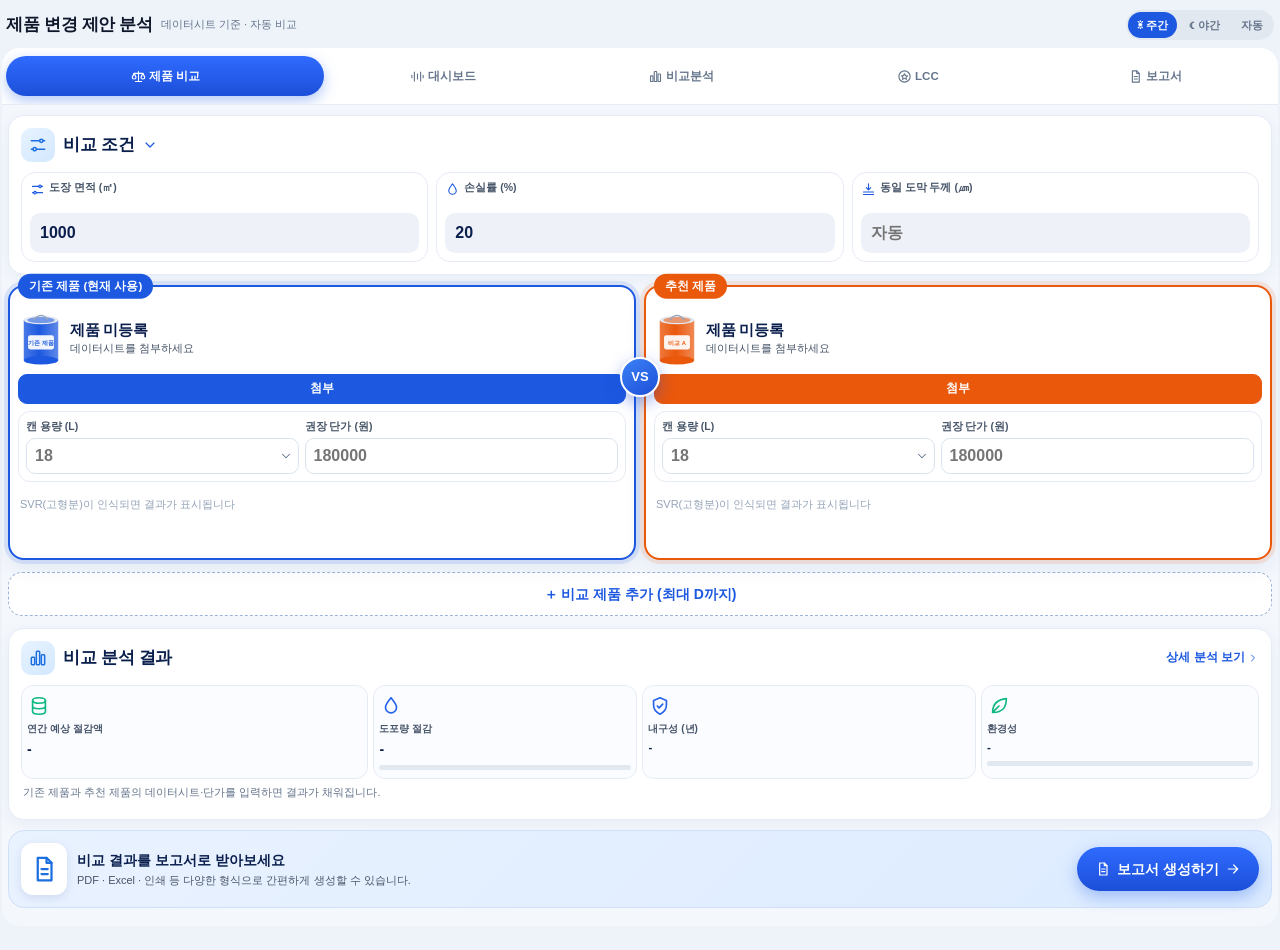
<file: compare.html>
<!DOCTYPE html>
<html lang="ko">
<head>
<meta charset="utf-8">
<meta name="viewport" content="width=device-width, initial-scale=1, viewport-fit=cover">
<title>제품 비교</title>
<link rel="stylesheet" href="cmp.css">
</head>
<body>
<div id="root"></div>
<script src="theme.js"></script>
<script src="cmp.js"></script>
</body>
</html>
</file>
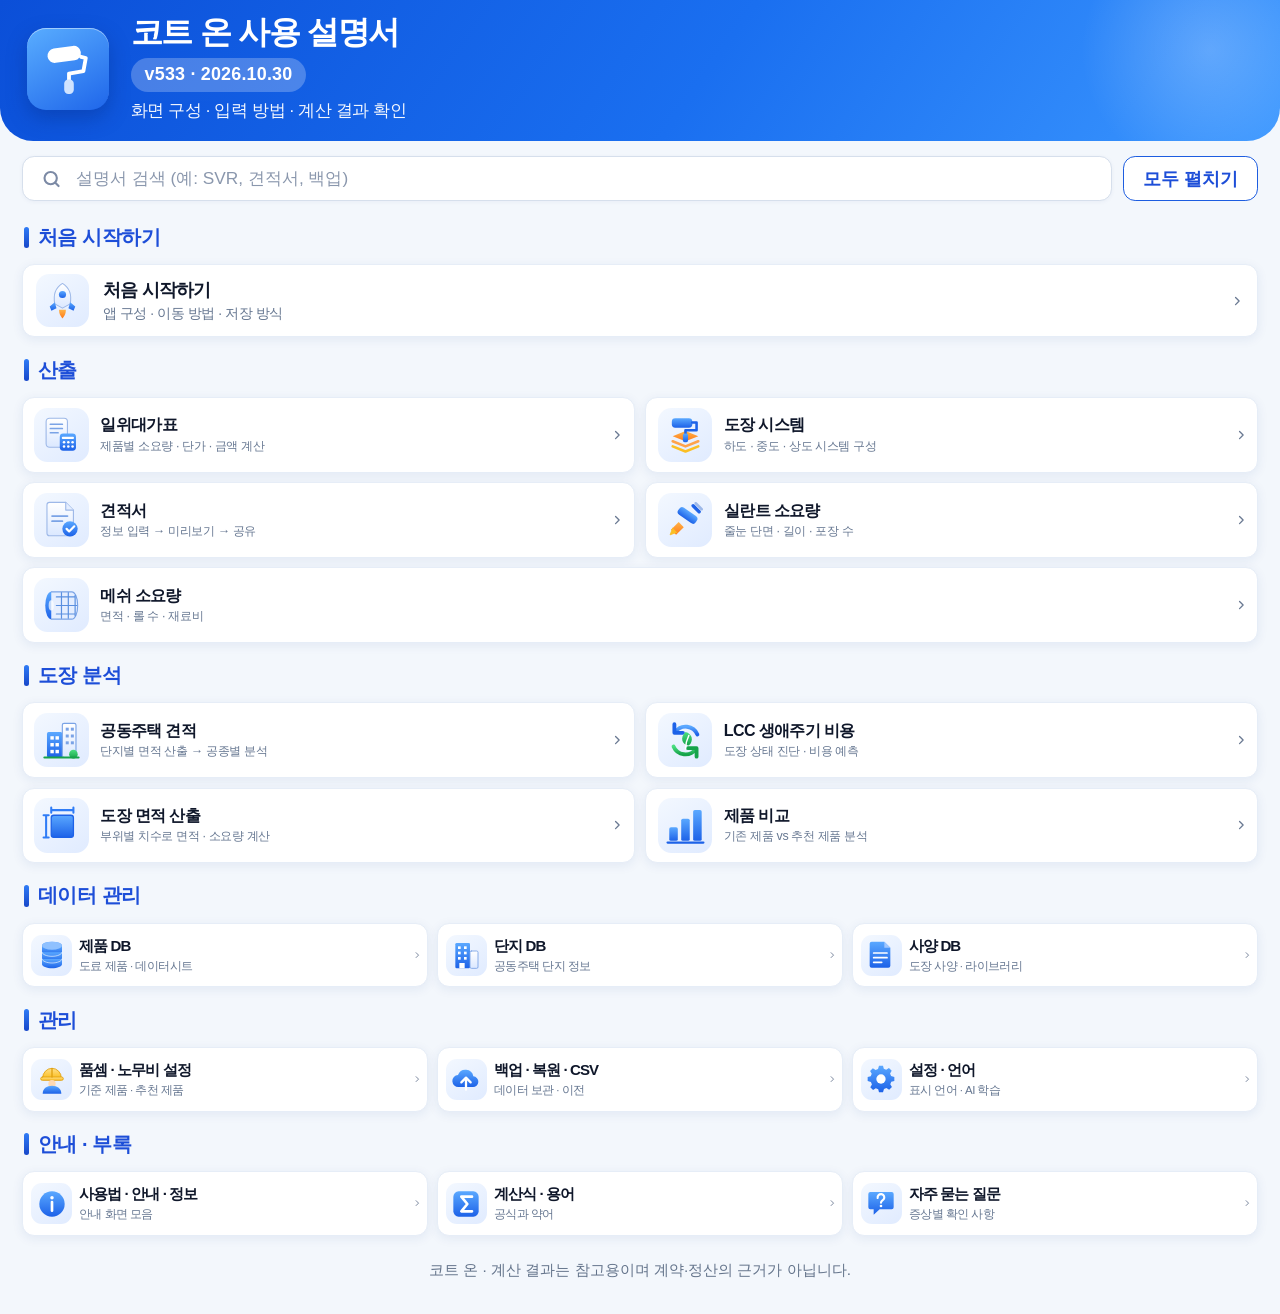
<file: manual.html>
<!DOCTYPE html>
<html lang="ko"><head><meta charset="utf-8"><meta name="viewport" content="width=device-width,initial-scale=1,viewport-fit=cover"><title>코트 온 사용 설명서</title><style>
*{box-sizing:border-box;-webkit-tap-highlight-color:transparent}
html,body{margin:0;background:#f3f7fc;color:#0f172a;font-family:"Pretendard","Noto Sans KR",-apple-system,BlinkMacSystemFont,'Apple SD Gothic Neo','Malgun Gothic',sans-serif;font-size:15px;line-height:1.55}
.w{max-width:820px;margin:0 auto;padding:0 14px 28px}
.hero{position:relative;overflow:hidden;margin:0 -14px 0;padding:calc(env(safe-area-inset-top,0px) + 22px) 20px 26px;background:linear-gradient(125deg,#0b4fd8 0%,#1a6ff0 55%,#3b97ff 100%);color:#fff;border-radius:0 0 34px 34px;display:flex;gap:16px;align-items:center}
.hero:before{content:"";position:absolute;right:-60px;top:-80px;width:260px;height:260px;border-radius:50%;background:radial-gradient(circle,rgba(255,255,255,.22),rgba(255,255,255,0) 70%)}
.hi{flex:none;width:78px;height:78px;border-radius:22px;background:linear-gradient(145deg,#4ea4ff,#1d62e8);box-shadow:0 8px 20px rgba(5,40,120,.35),inset 0 1px 0 rgba(255,255,255,.45);display:flex;align-items:center;justify-content:center;position:relative}
.ht{position:relative;min-width:0}.ht h1{margin:0;font-size:27px;line-height:1.15;letter-spacing:-.8px;font-weight:900}
.ht .ver{display:inline-block;margin:8px 0 7px;background:rgba(255,255,255,.22);border-radius:99px;padding:3px 13px;font-size:13px;font-weight:700;letter-spacing:.2px}
.ht p{margin:0;font-size:14.5px;opacity:.96;font-weight:500}
.bar{position:sticky;top:0;z-index:5;background:#f3f7fc;padding:14px 0 6px;display:flex;gap:10px}
.sf{flex:1;min-width:0;position:relative}
.sf svg{position:absolute;left:14px;top:50%;transform:translateY(-50%);color:#7c8aa5}
.sf input{width:100%;height:48px;border:1px solid #d6dfec;border-radius:15px;padding:0 12px 0 44px;font-size:16px;background:#fff;outline:none;color:#0f172a;box-shadow:0 1px 4px rgba(30,64,140,.05)}
.sf input::placeholder{color:#8a97ad}.sf input:focus{border-color:#2563eb;box-shadow:0 0 0 3px rgba(37,99,235,.15)}
.bar button{flex:none;height:48px;border:1.5px solid #1d5de0;background:#fff;border-radius:15px;font-weight:800;font-size:15px;padding:0 16px;white-space:nowrap;color:#1d4ed8}
.gh{display:flex;align-items:center;gap:9px;margin:20px 2px 11px;font-size:19px;font-weight:900;color:#1d4ed8;letter-spacing:-.4px}
.gh i{width:5px;height:22px;border-radius:3px;background:linear-gradient(#2f7cf6,#1747c9)}
.gd{display:grid;gap:10px;grid-template-columns:minmax(0,1fr)}
.gd.c2{grid-template-columns:repeat(2,minmax(0,1fr))}.gd.c3{grid-template-columns:repeat(3,minmax(0,1fr))}
.cd{background:#fff;border:1px solid #e5ecf6;border-radius:18px;box-shadow:0 3px 12px rgba(30,64,140,.07);scroll-margin-top:70px;min-width:0}
.cd.wide,.cd[open]{grid-column:1/-1}
.cd>summary{list-style:none;display:flex;align-items:center;gap:11px;padding:13px 12px 13px 13px;cursor:pointer;min-height:68px}
.cd>summary::-webkit-details-marker{display:none}
.ci{flex:none;width:46px;height:46px;border-radius:14px;background:linear-gradient(145deg,#eaf2ff,#dbe8ff);display:flex;align-items:center;justify-content:center}
.ct{flex:1;min-width:0;word-break:keep-all}.ct b{display:block;font-size:15.5px;line-height:1.25;letter-spacing:-.3px;font-weight:800}
.ct small{display:block;margin-top:3px;color:#64748b;font-size:11.5px;line-height:1.3;letter-spacing:-.2px}
.cv{flex:none;color:#64748b;transition:transform .2s}.cd[open]>summary .cv{transform:rotate(90deg)}
.c3 .cd>summary{padding:11px 8px 11px 10px;gap:8px}.c3 .ci{width:38px;height:38px;border-radius:12px}.c3 .ci svg{width:25px;height:25px}.c3 .ct b{font-size:13.5px}.c3 .ct small{font-size:10.5px}
.c3 .cd:not([open])>summary .cv{display:none}
.bd{padding:0 14px 14px;border-top:1px solid #eef2f7}
.bd h4{margin:16px 0 6px;font-size:14.5px;color:#1d4ed8}
.bd p{margin:8px 0}.bd ul,.bd ol{margin:6px 0;padding-left:20px}.bd li{margin:5px 0}
.tw{overflow-x:auto;margin:8px 0;border:1px solid #e2e8f0;border-radius:12px}
table{border-collapse:collapse;width:100%;font-size:13px}th{background:#f1f5f9;text-align:left;padding:7px 9px;white-space:nowrap}td{padding:7px 9px;border-top:1px solid #eef2f7;vertical-align:top;min-width:90px}td:first-child{font-weight:700;white-space:nowrap}
.nt,.tp,.wn{border-radius:12px;padding:9px 12px;margin:10px 0;font-size:13.5px}
.nt{background:#eff6ff;border:1px solid #bfdbfe}.tp{background:#ecfdf5;border:1px solid #a7f3d0}.wn{background:#fff7ed;border:1px solid #fdba74;color:#7c2d12}
mark{background:#fde68a;border-radius:3px}
.hide{display:none!important}
.none{text-align:center;color:#64748b;padding:30px 0}
.ft{text-align:center;color:#64748b;font-size:12px;margin-top:22px}

/* v508 카드 크기·여백 조정 (첨부 사진 비율) */
.w{padding:0 8px 24px}
.hero{margin:0 -8px;padding:calc(env(safe-area-inset-top,0px) + 14px) 16px 18px;gap:12px;border-radius:0 0 28px 28px}
.hi{width:60px;height:60px;border-radius:17px}.hi svg{width:40px;height:40px}
.ht h1{font-size:20px;letter-spacing:-.6px}.ht .ver{font-size:11.5px;margin:6px 0 5px;padding:2px 11px}.ht p{font-size:12.5px}
.bar{padding:10px 0 4px;gap:8px}
.sf svg{left:12px;width:19px;height:19px}.sf input{height:42px;border-radius:13px;padding:0 10px 0 38px}.sf input::placeholder{font-size:14px}
.bar button{height:42px;border-radius:13px;font-size:13.5px;padding:0 12px}
.gh{margin:14px 2px 8px;font-size:16px;gap:7px}.gh i{width:4px;height:18px}
.gd{gap:8px}
.cd{border-radius:15px;box-shadow:0 2px 8px rgba(30,64,140,.07)}
.cd>summary{padding:9px 8px 9px 9px;gap:9px;min-height:58px}
.ci{width:40px;height:40px;border-radius:12px}.ci svg{width:26px;height:26px}
.ct b{font-size:13.5px;letter-spacing:-.4px}.ct small{font-size:10.5px;margin-top:2px;letter-spacing:-.3px;line-height:1.25}
.cv{width:14px;height:14px}
.c3 .cd>summary{padding:8px 5px 8px 7px;gap:6px;min-height:56px}
.c3 .ci{width:34px;height:34px;border-radius:11px}.c3 .ci svg{width:22px;height:22px}
.c3 .ct b{font-size:11.5px}.c3 .ct small{font-size:9.5px}
.c3 .cd:not([open])>summary .cv{display:none}
@media(max-width:340px){.gd.c3{grid-template-columns:repeat(2,minmax(0,1fr))}}
@media(min-width:560px){.w{padding:0 14px 28px}.hero{margin:0 -14px}.cd>summary{padding:13px 12px;gap:11px;min-height:68px}.ci{width:46px;height:46px}.ci svg{width:30px;height:30px}.ct b{font-size:15.5px}.ct small{font-size:11.5px}.c3 .cd>summary{padding:12px 12px 12px 13px}.c3 .ci{width:44px;height:44px}.c3 .ci svg{width:28px;height:28px}.c3 .ct b{font-size:15px}.c3 .ct small{font-size:11.5px}.c3 .cv{display:block!important}.gh{font-size:19px}.ht h1{font-size:26px}.hi{width:76px;height:76px}}

/* v514 사진과 동일한 디자인 — 화면 폭(vw) 비율 기준, 좌우 전체 확대 */
.w{--u:min(1vw,6.4px);max-width:none;padding:0 calc(var(--u)*3.4) calc(var(--u)*5)}
.hero{margin:0 calc(var(--u)*-3.4);padding:calc(env(safe-area-inset-top,0px) + var(--u)*2.2) calc(var(--u)*4.2) calc(var(--u)*2.8);gap:calc(var(--u)*3.4);border-radius:0 0 calc(var(--u)*5.2) calc(var(--u)*5.2);align-items:center}
.hi{width:calc(var(--u)*12.8);height:calc(var(--u)*12.8);border-radius:calc(var(--u)*3);background:linear-gradient(150deg,#59adff,#1f66ea)}.hi svg{width:calc(var(--u)*9);height:calc(var(--u)*9)}
.ht h1{font-size:max(19px,calc(var(--u)*5));letter-spacing:-.04em;line-height:1.15;font-weight:900}
.ht .ver{margin:calc(var(--u)*1.1) 0 calc(var(--u)*.9);padding:calc(var(--u)*.5) calc(var(--u)*2.2);font-size:max(12px,calc(var(--u)*2.8));font-weight:600;background:rgba(255,255,255,.24)}
.ht p{font-size:max(12.5px,calc(var(--u)*2.6));font-weight:500;letter-spacing:-.02em}
.bar{padding:calc(var(--u)*2.3) 0 calc(var(--u)*.6);gap:calc(var(--u)*1.7);background:#f3f7fc}
.sf svg{left:calc(var(--u)*3);width:calc(var(--u)*3.3);height:calc(var(--u)*3.3)}
.sf input{height:calc(var(--u)*7);border-radius:calc(var(--u)*1.9);padding:0 calc(var(--u)*2) 0 calc(var(--u)*8.3);font-size:16px}.sf input::placeholder{font-size:max(13px,calc(var(--u)*2.7))}
.bar button{height:calc(var(--u)*7);border-radius:calc(var(--u)*1.9);font-size:max(13.5px,calc(var(--u)*2.85));padding:0 calc(var(--u)*3);font-weight:800;min-width:calc(var(--u)*19.8)}
.gh{margin:calc(var(--u)*2.7) calc(var(--u)*.4) calc(var(--u)*1.8);font-size:max(16px,calc(var(--u)*3.1));gap:calc(var(--u)*1.4);font-weight:800}.gh i{width:calc(var(--u)*.7);height:calc(var(--u)*3.4);border-radius:3px}
.gd{gap:calc(var(--u)*1.5) calc(var(--u)*1.7)}
.cd{border-radius:calc(var(--u)*1.9);border:1px solid #e6edf7;box-shadow:0 calc(var(--u)*.4) calc(var(--u)*1.6) rgba(30,64,140,.08)}
.cd>summary{padding:calc(var(--u)*1.4) calc(var(--u)*2.2) calc(var(--u)*1.4) calc(var(--u)*2);gap:calc(var(--u)*2.2);min-height:calc(var(--u)*10.9)}
.ci{width:calc(var(--u)*8.3);height:calc(var(--u)*8.3);min-width:34px;min-height:34px;border-radius:calc(var(--u)*2.1);background:linear-gradient(145deg,#f3f8ff,#e0ebff)}.ci svg{width:calc(var(--u)*6.4);height:calc(var(--u)*6.4);min-width:26px;min-height:26px}
.ct b{font-size:max(14px,calc(var(--u)*2.85));font-weight:800;letter-spacing:-.04em}.ct small{font-size:max(11px,calc(var(--u)*2.15));margin-top:calc(var(--u)*.5);letter-spacing:-.03em;color:#667791}
.cv{width:calc(var(--u)*1.9);height:calc(var(--u)*1.9);min-width:12px;color:#6b7a93}
.gd.c2>.cd>summary{padding:calc(var(--u)*1.3) calc(var(--u)*1.6) calc(var(--u)*1.3) calc(var(--u)*1.8);gap:calc(var(--u)*1.8);min-height:calc(var(--u)*11.5)}
.gd.c2 .ci{width:calc(var(--u)*8.5);height:calc(var(--u)*8.5)}
.gd.c2 .ct b{font-size:max(12.5px,calc(var(--u)*2.6))}.gd.c2 .ct small{font-size:max(9.5px,calc(var(--u)*2.05))}
.gd.c3{gap:calc(var(--u)*1.5) calc(var(--u)*1.3)}
.c3 .cd>summary{padding:calc(var(--u)*1.2) calc(var(--u)*1.2) calc(var(--u)*1.2) calc(var(--u)*1.6);gap:calc(var(--u)*1.4);min-height:calc(var(--u)*9.8)}
.c3 .ci{width:calc(var(--u)*6.4);height:calc(var(--u)*6.4);min-width:30px;min-height:30px;border-radius:calc(var(--u)*1.7)}.c3 .ci svg{width:calc(var(--u)*5);height:calc(var(--u)*5);min-width:24px;min-height:24px}
.c3 .ct b{font-size:max(11.5px,calc(var(--u)*2.45))}.c3 .ct small{font-size:max(9px,calc(var(--u)*1.9))}
.c3 .cv{width:calc(var(--u)*1.6);height:calc(var(--u)*1.6);min-width:10px;display:block!important}
.cd[open]>summary .cv{transform:rotate(90deg)}
.bd{padding:0 calc(var(--u)*2.6) calc(var(--u)*2.6)}
.ft{font-size:max(11px,calc(var(--u)*2.4))}
@media(min-width:560px){.w{padding:0 calc(var(--u)*3.4) calc(var(--u)*5)}.hero{margin:0 calc(var(--u)*-3.4)}.cd>summary{padding:calc(var(--u)*1.4) calc(var(--u)*2.2) calc(var(--u)*1.4) calc(var(--u)*2);gap:calc(var(--u)*2.2);min-height:calc(var(--u)*10.9)}.ci{width:calc(var(--u)*8.3);height:calc(var(--u)*8.3)}.ci svg{width:calc(var(--u)*6.4);height:calc(var(--u)*6.4)}.c3 .ci{width:calc(var(--u)*6.4);height:calc(var(--u)*6.4)}}
@media(max-width:340px){.gd.c3{grid-template-columns:repeat(3,minmax(0,1fr))}}
.gd.c2 .ct b{font-size:max(12px,calc(var(--u)*2.5))}.gd.c2 .ct small{font-size:max(9px,calc(var(--u)*1.95))}
.c3 .ct b{font-size:max(10.5px,calc(var(--u)*2.35));letter-spacing:-.06em}.c3 .ct small{font-size:max(8.5px,calc(var(--u)*1.8));letter-spacing:-.05em}
.c3 .cd>summary{padding-left:calc(var(--u)*1.3);padding-right:calc(var(--u)*.9);gap:calc(var(--u)*1.1)}
.c3 .ci{min-width:28px;min-height:28px}.c3 .ci svg{min-width:22px;min-height:22px}.c3 .cv{min-width:8px;width:calc(var(--u)*1.3)}
</style></head><body>
<div class="w"><div class="hero"><div class="hi"><svg viewBox="0 0 48 48" width="52" height="52" fill="none" stroke-linecap="round" stroke-linejoin="round"><rect x="7" y="6" width="28" height="12" rx="6" transform="rotate(-8 21 12)" fill="#fff"/><path d="M35 14l4 1-2 11-12 2v6" stroke="#fff" stroke-width="3.2"/><rect x="21" y="33" width="8" height="12" rx="3.5" fill="#cfe3ff"/></svg></div><div class="ht"><h1>코트 온 사용 설명서</h1><span class="ver">v533 · 2026.10.30</span><p>화면 구성 · 입력 방법 · 계산 결과 확인</p></div></div>
<div class="bar"><label class="sf"><svg viewBox="0 0 24 24" width="22" height="22" fill="none" stroke="currentColor" stroke-width="2.4" stroke-linecap="round"><circle cx="11" cy="11" r="7"/><path d="M20 20l-4-4"/></svg><input id="q" type="search" placeholder="설명서 검색 (예: SVR, 견적서, 백업)" enterkeyhint="search" autocomplete="off"></label><button id="all" type="button" data-o="0">모두 펼치기</button></div>
<section class="gs"><h2 class="gh"><i></i>처음 시작하기</h2><div class="gd c1"><details class="cd wide" id="start"><summary><span class="ci"><svg viewBox="0 0 48 48" fill="none" stroke-linecap="round" stroke-linejoin="round"><defs><linearGradient id="ic1b" x1="0" y1="0" x2="0" y2="1"><stop offset="0" stop-color="#5aa8ff"/><stop offset="1" stop-color="#1d62e8"/></linearGradient><linearGradient id="ic1o" x1="0" y1="0" x2="0" y2="1"><stop offset="0" stop-color="#ffb347"/><stop offset="1" stop-color="#ff7a1a"/></linearGradient><linearGradient id="ic1w" x1="0" y1="0" x2="0" y2="1"><stop offset="0" stop-color="#ffffff"/><stop offset="1" stop-color="#dbe8ff"/></linearGradient></defs><path d="M24 4c8 5 11 14 9 24l-9 5-9-5c-2-10 1-19 9-24z" fill="url(#ic1w)" stroke="#9db8e8" stroke-width="1.2"/><circle cx="24" cy="17" r="4.2" fill="url(#ic1b)"/><path d="M15 26l-6 5 2 5 6-3zM33 26l6 5-2 5-6-3z" fill="url(#ic1b)"/><path d="M20 35c0 5 2 8 4 10 2-2 4-5 4-10z" fill="url(#ic1o)"/></svg></span><span class="ct"><b>처음 시작하기</b><small>앱 구성 · 이동 방법 · 저장 방식</small></span><svg class="cv" viewBox="0 0 24 24" width="16" height="16" fill="none" stroke="currentColor" stroke-width="2.6" stroke-linecap="round" stroke-linejoin="round"><path d="M9 5l7 7-7 7"/></svg></summary><div class="bd"><p>코트 온은 도료·실란트·메쉬의 <b>소요량과 자재비·노무비</b>를 계산하고, 견적서·LCC(생애주기 비용)·제품 비교 보고서까지 만드는 현장용 앱입니다. 인터넷 없이도 계산과 견적서 작성이 되며, 입력한 데이터는 <b>이 기기의 브라우저에만</b> 저장됩니다.</p><h4>1. 시작 화면</h4><ol><li>앱을 열면 <b>Integrated Coating &amp; Maintenance Cost Estimation System</b> 안내 화면이 나옵니다.</li><li>아래 <b>시작하기</b> 버튼을 누르면 홈으로 들어갑니다.</li><li>처음 한 번은 <b>자료 이용 안내</b> 창이 나오며, 내용을 읽고 <b>확인했습니다</b>를 누릅니다.</li></ol><h4>2. 하단 고정 메뉴 (모든 화면 공통)</h4><div class="tw"><table><thead><tr><th>버튼</th><th>동작</th></tr></thead><tbody><tr><td>‹ (뒤로)</td><td>바로 전에 열었던 화면으로 이동합니다. 기록이 없으면 홈으로 갑니다.</td></tr><tr><td>홈</td><td>열려 있는 모든 화면·팝업을 닫고 홈으로 이동합니다.</td></tr><tr><td>산출</td><td>일위대가표 · 도장시스템 · 견적서 · 실란트 · 메쉬</td></tr><tr><td>분석</td><td>공동주택 · LCC · 면적 · 제품 비교</td></tr><tr><td>DB</td><td>제품 DB · 단지 DB · 사양 DB · 품셈(노무비설정)</td></tr><tr><td>관리</td><td>백업·복원 · 설정 · 사용법 · 자료이용안내 · 정보</td></tr><tr><td>더보기</td><td><b>전체 메뉴</b> 화면을 엽니다. 메뉴 검색과 최근 사용 메뉴가 있습니다.</td></tr></tbody></table></div><p>분류 버튼(산출·분석·DB·관리)을 누르면 위로 서브메뉴가 펼쳐집니다. 이미 열려 있는 화면을 다시 누르면 메뉴만 닫힙니다.</p><h4>3. 전체 메뉴에서 찾기</h4><ul><li>상단 <b>메뉴 검색</b>에 이름(예: LCC, 견적, 품셈)을 입력하면 해당 메뉴만 보입니다. 이름이 정확히 일치하면 잠시 뒤 자동으로 이동합니다.</li><li>맨 아래 <b>최근 사용 메뉴</b>에서 최근 연 화면 5개로 바로 갑니다.</li></ul><h4>4. 데이터 저장과 백업</h4><ul><li>모든 입력(제품 DB, 작업 내용, 저장한 시스템, LCC 자산, 제품 비교 입력 등)은 자동 저장됩니다.</li><li>브라우저 데이터를 지우거나 기기를 바꾸면 사라지므로 <b>관리 → 백업·복원 → JSON 백업 저장</b>을 주기적으로 하세요.</li><li>TDS 원본 PDF는 백업에 포함되지 않습니다.</li></ul><h4>5. 화면 모드 (주간 · 야간 · 자동)</h4><p><b>제품 비교</b> 화면 맨 위 오른쪽의 <b>☀ 주간 / ☾ 야간 / 자동</b> 버튼으로 바꿉니다. 한 번 고르면 앱 전체와 이 설명서에 적용됩니다. <b>자동</b>은 기기의 다크 모드 설정을 따릅니다.</p><div class="tp">💡 PDF·OCR·엑셀 변환 도구를 <b>처음 불러올 때만</b> 인터넷이 필요합니다. 한 번 불러온 뒤에는 오프라인에서도 동작합니다.</div><h4>홈 화면</h4><p>홈에는 앱 이름(코트 온)과 <b>최근 작업 내역</b>이 표시됩니다. 일위대가표·도장 시스템·실란트·메쉬 등에서 저장한 작업이 최근 순서로 쌓이고, 항목을 눌러 이어서 작업할 수 있습니다.</p><ul><li>작업이 없으면 “아직 작업 내역이 없습니다”라고 표시됩니다.</li><li>하단의 <b>소요량 공식 · 경고 · 용어 매칭표</b>를 누르면 계산 공식과 용어 설명이 열립니다.</li><li>저장된 코트 데이터가 손상되면 그 코트만 초기화하고 나머지는 그대로 보여 줍니다.</li></ul></div></details></div></section><section class="gs"><h2 class="gh"><i></i>산출</h2><div class="gd c2"><details class="cd" id="calc"><summary><span class="ci"><svg viewBox="0 0 48 48" fill="none" stroke-linecap="round" stroke-linejoin="round"><defs><linearGradient id="ic2b" x1="0" y1="0" x2="0" y2="1"><stop offset="0" stop-color="#5aa8ff"/><stop offset="1" stop-color="#1d62e8"/></linearGradient><linearGradient id="ic2w" x1="0" y1="0" x2="0" y2="1"><stop offset="0" stop-color="#ffffff"/><stop offset="1" stop-color="#dbe8ff"/></linearGradient></defs><rect x="6" y="5" width="25" height="34" rx="4" fill="url(#ic2w)" stroke="#9db8e8" stroke-width="1.3"/><path d="M11 12h14M11 17h14M11 22h9" stroke="#7aa3e6" stroke-width="2"/><rect x="22" y="23" width="19" height="20" rx="4" fill="url(#ic2b)"/><path d="M25.5 28h12" stroke="#fff" stroke-width="2.4"/><g fill="#fff"><circle cx="27" cy="33" r="1.5"/><circle cx="32" cy="33" r="1.5"/><circle cx="37" cy="33" r="1.5"/><circle cx="27" cy="38" r="1.5"/><circle cx="32" cy="38" r="1.5"/><circle cx="37" cy="38" r="1.5"/></g></svg></span><span class="ct"><b>일위대가표</b><small>제품별 소요량 · 단가 · 금액 계산</small></span><svg class="cv" viewBox="0 0 24 24" width="16" height="16" fill="none" stroke="currentColor" stroke-width="2.6" stroke-linecap="round" stroke-linejoin="round"><path d="M9 5l7 7-7 7"/></svg></summary><div class="bd"><p>제품 하나하나(코트)의 소요량과 금액을 계산하는 기본 화면입니다. <b>산출 → 일위대가표</b>로 엽니다.</p><h4>화면 구성</h4><div class="tw"><table><thead><tr><th>영역</th><th>설명</th></tr></thead><tbody><tr><td>기본면적</td><td>맨 위 ㎡ 입력. 코트마다 면적을 따로 넣으면 그 값이 우선합니다. 우측의 <b>도면</b> 버튼은 도장 면적 산출 화면을 엽니다.</td></tr><tr><td>도장 시스템 / 시스템도 선택</td><td>1st · 도장 등 코트 구분 표시. <b>시스템도 선택</b>은 도장 시스템에서 저장한 시스템을 불러옵니다. <b>+ 생성</b>은 DB에 없는 제품을 직접 입력합니다.</td></tr><tr><td>소요량 및 조건</td><td>면적(㎡) · DFT(㎛) · SVR(%) · Loss(%) · 희석율(%) · 제품단가(원/1말) · 희석제 단가(원)</td></tr><tr><td>이론/실제 소요량</td><td>입력하면 자동 계산됩니다. 값이 필요한 칸은 연한 빨간 테두리로 표시됩니다.</td></tr><tr><td>제품소개</td><td>선택한 제품의 설명·규격. <b>첨부</b>(TDS) · <b>삭제</b> · <b>제품 수정</b> 버튼이 있습니다.</td></tr><tr><td>노무비 산출 기준</td><td>품셈(인/㎡) 또는 생산성(팀 ㎡/일) 중 하나로 입력. 도장공·보통인부 인/㎡.</td></tr><tr><td>부자재 소요량</td><td><b>내화 메쉬</b> · <b>실란트·충진재</b> 체크 시 일위대가표 행으로 합산됩니다.</td></tr><tr><td>하단 버튼</td><td><b>Coat 추가 · Coat 삭제 · 공유 · 전체 초기화</b></td></tr></tbody></table></div><h4>사용 순서</h4><ol><li><b>기본면적</b>을 입력합니다.</li><li>제품명을 입력해 제품 DB에서 선택하면 <b>DFT · SVR · Loss · 희석율</b>이 자동으로 채워집니다. DB에 없으면 <b>+ 생성</b>으로 DFT·SVR을 직접 입력합니다.</li><li><b>제품단가</b>는 혼합규격 <b>1말 기준 금액</b>, <b>희석제 단가</b>도 입력합니다.</li><li>결과에서 이론·실제 소요량, 캔(말) 수, ㎡당 단가, 총 금액을 확인합니다.</li><li>코트를 더하려면 <b>Coat 추가</b>(하도·중도·상도 순서로 쌓기).</li><li>세부 내역·출력의 <b>견적서 생성</b>으로 견적서를 만듭니다.</li></ol><h4>계산식</h4><ul><li>이론 소요량(L/㎡) = DFT[㎛] ÷ (SVR[%] × 10)</li><li>실제 소요량(L/㎡) = 이론 소요량 ÷ (1 − Loss[%] ÷ 100)</li><li>kg 단위 제품은 비중을 곱해 kg/㎡로 환산, 캔 수량은 올림, 금액은 십원 미만 절사(VAT 별도)</li></ul><div class="wn">⚠ 계산 결과는 참고용이며 계약·정산의 근거가 아닙니다. 제품 적용 전 제조사 최신 TDS·MSDS를 확인하세요.</div></div></details><details class="cd" id="sys"><summary><span class="ci"><svg viewBox="0 0 48 48" fill="none" stroke-linecap="round" stroke-linejoin="round"><defs><linearGradient id="ic3b" x1="0" y1="0" x2="0" y2="1"><stop offset="0" stop-color="#5aa8ff"/><stop offset="1" stop-color="#1d62e8"/></linearGradient><linearGradient id="ic3o" x1="0" y1="0" x2="0" y2="1"><stop offset="0" stop-color="#ffb347"/><stop offset="1" stop-color="#ff7a1a"/></linearGradient></defs><path d="M24 32l15-6-15-6-15 6z" fill="url(#ic3o)"/><path d="M9 32l15 6 15-6" fill="none" stroke="#ffa24a" stroke-width="3"/><path d="M9 38l15 6 15-6" stroke="#fbbf24" stroke-width="3"/><rect x="8" y="5" width="24" height="11" rx="4" fill="url(#ic3b)"/><path d="M32 10h5v9H24v5" stroke="#1d62e8" stroke-width="3" fill="none"/><rect x="21" y="23" width="6" height="10" rx="2" fill="url(#ic3b)"/></svg></span><span class="ct"><b>도장 시스템</b><small>하도 · 중도 · 상도 시스템 구성</small></span><svg class="cv" viewBox="0 0 24 24" width="16" height="16" fill="none" stroke="currentColor" stroke-width="2.6" stroke-linecap="round" stroke-linejoin="round"><path d="M9 5l7 7-7 7"/></svg></summary><div class="bd"><p>하도·중도·상도 등 여러 제품을 <b>시스템 하나</b>로 묶어 계산합니다. <b>산출 → 도장시스템</b>.</p><ol><li>맨 위 <b>면적</b>(㎡)을 입력합니다(화면 위에 고정).</li><li>시스템 카드의 우측 버튼으로 구성합니다.</li><li>제품 줄을 눌러 펼치면 <b>단계 변경 · ▲▼ 순서 · 삭제</b>와 DFT·SVR·Loss·희석율·면적·단가를 입력합니다.</li><li>소요량·금액은 <b>입력 즉시 자동 계산</b>됩니다(계산하기 버튼 없음).</li><li>하단 <b>공유하기</b>로 결과를 공유합니다.</li></ol><h4>시스템 구성 버튼 4개</h4><div class="tw"><table><thead><tr><th>버튼</th><th>기능</th></tr></thead><tbody><tr><td>사용자사양</td><td>제품을 직접 골라 시스템을 구성합니다.</td></tr><tr><td>DB 열기</td><td>사양 DB에 저장된 사양을 불러옵니다. 여러 개를 한 번에 불러올 수 있습니다.</td></tr><tr><td>사양수정</td><td>시스템 수정 시트: 코트 칩(하도·하도실러·중도·중도실러·상도)을 고르고 제품명·코드를 입력하면 제품 DB 목록이 아래에 떠서 선택 시 제품명·DFT가 자동 입력됩니다.</td></tr><tr><td>사양첨부</td><td>제조사 사양서(PDF·이미지 OCR)를 읽어 시스템에 바로 적용합니다.</td></tr></tbody></table></div><ul><li>시스템 카드의 <b>저장 / 삭제 / 제품+</b>으로 시스템을 관리하고, ⌄로 접고 펼칩니다.</li><li>화면 맨 아래 <b>마지막 제품 삭제 · 전체 초기화</b>가 있습니다.</li><li>사양 DB에서 불러온 제품 이름이 제품 DB와 조금 달라도(공백·괄호·제조사명) 자동 연결되어 소개·규격이 표시됩니다.</li><li>노무비 산출 기준은 시스템 카드 맨 아래에 <b>시스템 전체 1건</b>으로 입력합니다.</li></ul></div></details><details class="cd" id="quote"><summary><span class="ci"><svg viewBox="0 0 48 48" fill="none" stroke-linecap="round" stroke-linejoin="round"><defs><linearGradient id="ic4b" x1="0" y1="0" x2="0" y2="1"><stop offset="0" stop-color="#5aa8ff"/><stop offset="1" stop-color="#1d62e8"/></linearGradient><linearGradient id="ic4w" x1="0" y1="0" x2="0" y2="1"><stop offset="0" stop-color="#ffffff"/><stop offset="1" stop-color="#dbe8ff"/></linearGradient></defs><path d="M10 4h19l9 9v27a3 3 0 01-3 3H10a3 3 0 01-3-3V7a3 3 0 013-3z" fill="url(#ic4w)" stroke="#9db8e8" stroke-width="1.3"/><path d="M29 4v9h9" stroke="#9db8e8" stroke-width="1.3" fill="#e5eeff"/><path d="M13 20h18M13 26h12" stroke="#7aa3e6" stroke-width="2.2"/><circle cx="34" cy="35" r="9" fill="url(#ic4b)"/><path d="M30 35l3 3 6-6" stroke="#fff" stroke-width="2.6" fill="none"/></svg></span><span class="ct"><b>견적서</b><small>정보 입력 → 미리보기 → 공유</small></span><svg class="cv" viewBox="0 0 24 24" width="16" height="16" fill="none" stroke="currentColor" stroke-width="2.6" stroke-linecap="round" stroke-linejoin="round"><path d="M9 5l7 7-7 7"/></svg></summary><div class="bd"><ol><li><b>산출 → 견적서</b> 또는 계산 화면의 <b>견적서 생성</b>으로 엽니다.</li><li><b>공급자 정보</b>(업체명·대표자·담당자·연락처·주소)를 입력합니다. 체크하면 다음에도 기억합니다.</li><li><b>견적 정보</b>: 견적일자·견적번호·현장명/공사명·수신·유효기간·결제조건. 견적번호는 <b>발송할 때 확정</b>되며(CC-YYMM-0001 형식) 수정해 다시 보내면 VER 2, VER 3로 구분됩니다.</li><li><b>도장 품목</b>에는 일위대가표·도장 시스템 계산 결과가 자동 반영됩니다. 제품 사양 표에서 <b>희석제(신나)는 도료와 별도 줄</b>(└ 희석제명)로 표시되어 소요량·㎡당 금액·산출 L가 따로 나옵니다. <b>품목+ · 도장S · 일위대가표</b> 버튼으로 항목을 추가·가져옵니다. 수량·단가는 직접 고칠 수 있습니다.</li><li><b>공급가액 · 부가세(10%) · 총 견적금액</b>이 자동 계산됩니다. 비고를 적습니다.</li><li><b>저장 · 미리보기 · 견적서 생성(이미지/텍스트 공유) · 초기화</b>.</li></ol><ul><li>상단 <b>발송 내역</b>에서 이전에 보낸 견적서를 확인합니다.</li><li>노무비를 켜 두면 시스템(또는 일위대가표 전체)마다 도장공·보통인부·공구손료 줄이 1세트 들어갑니다.</li></ul></div></details><details class="cd" id="fill"><summary><span class="ci"><svg viewBox="0 0 48 48" fill="none" stroke-linecap="round" stroke-linejoin="round"><defs><linearGradient id="ic5b" x1="0" y1="0" x2="0" y2="1"><stop offset="0" stop-color="#5aa8ff"/><stop offset="1" stop-color="#1d62e8"/></linearGradient><linearGradient id="ic5o" x1="0" y1="0" x2="0" y2="1"><stop offset="0" stop-color="#ffb347"/><stop offset="1" stop-color="#ff7a1a"/></linearGradient></defs><path d="M7 36l9-9 6 6-9 9z" fill="url(#ic5o)" transform="translate(0 0)"/><rect x="14" y="14" width="25" height="10" rx="4" transform="rotate(35 26 19)" fill="url(#ic5b)"/><path d="M33 8l7 7" stroke="#1d62e8" stroke-width="4"/><path d="M36 5l7 7" stroke="#9db8e8" stroke-width="3"/><path d="M9 34l-3 8 8-3" fill="#fbbf24" stroke="#fbbf24"/></svg></span><span class="ct"><b>실란트 소요량</b><small>줄눈 단면 · 길이 · 포장 수</small></span><svg class="cv" viewBox="0 0 24 24" width="16" height="16" fill="none" stroke="currentColor" stroke-width="2.6" stroke-linecap="round" stroke-linejoin="round"><path d="M9 5l7 7-7 7"/></svg></summary><div class="bd"><h4>입력 순서 (화면의 1~4 번호)</h4><ol><li><b>제품 정보</b>: 제품명, 비중(kg/L), 포장 규격(mL·L·kg). <b>첨부</b>로 데이터시트를 올리면 값이 자동으로 채워집니다.</li><li><b>단면 프로파일 선택</b>: 직사각형(W×D) · 삼각 코너(½×a²) · 원형 비드(π×r²) · 임의 단면(A mm²) · 면 충진(t×면적).</li><li><b>충진 부위 입력</b>: 부위 이름을 쓰고 <b>+ 추가</b> → 폭·깊이·연장(길이)을 입력 후 <b>계산하기</b>.</li><li><b>단면 투시도</b>에서 단면 모양과 배율을 확인합니다. 줄눈은 폭에 맞는 권장 깊이를 안내합니다.</li></ol><h4>계산 결과</h4><ul><li>순수 충진량(L) → <b>로스 포함 소요량</b>(로스율 기본 10%) → <b>필요 포장 수량</b>(올림) → 예상 재료비 · 총 금액(포장 단가 입력)</li><li>계산식 보기: 줄눈 폭×깊이×길이 = mL, 소요량 = 순수 충진량 × (1+로스율), 포장 수량 = 소요량 ÷ 포장 용량(올림), kg 포장은 비중으로 L 환산</li></ul><div class="tp">💡 “계산하기” 또는 “저장”을 누르면 하단 <b>최근 작업 현황</b>에 쌓이고 일위대가표 부자재에 합산할 수 있습니다.</div></div></details><details class="cd wide" id="mesh"><summary><span class="ci"><svg viewBox="0 0 48 48" fill="none" stroke-linecap="round" stroke-linejoin="round"><defs><linearGradient id="ic6b" x1="0" y1="0" x2="0" y2="1"><stop offset="0" stop-color="#5aa8ff"/><stop offset="1" stop-color="#1d62e8"/></linearGradient></defs><ellipse cx="12" cy="24" rx="7" ry="16" fill="url(#ic6b)"/><path d="M12 8h24c4 0 7 7 7 16s-3 16-7 16H12" fill="#e5eeff" stroke="#7aa3e6" stroke-width="1.3"/><path d="M18 14h22M18 24h24M18 34h22M24 9v30M32 9v30M40 12v24" stroke="#5a8fe0" stroke-width="1.4"/><ellipse cx="12" cy="24" rx="3" ry="6" fill="#fff" opacity=".7"/></svg></span><span class="ct"><b>메쉬 소요량</b><small>면적 · 롤 수 · 재료비</small></span><svg class="cv" viewBox="0 0 24 24" width="16" height="16" fill="none" stroke="currentColor" stroke-width="2.6" stroke-linecap="round" stroke-linejoin="round"><path d="M9 5l7 7-7 7"/></svg></summary><div class="bd"><ol><li><b>메쉬 정보</b>: 메쉬 명칭, 규격, 중량(g/㎡), 롤 폭(m), 롤 길이(m). 롤 면적이 자동 표시됩니다. <b>첨부</b>로 데이터시트를 읽습니다.</li><li><b>도포 면적 및 선택사항</b>: <b>형강 기준</b>은 H형강 규격을 목록에서 고르거나 <b>직접 입력</b>(H·B·tw·tf), 부재 길이(m)·수량(개). <b>일반·수기</b>는 면적을 직접 넣습니다. <b>+ 부재 추가</b>로 여러 부재를 더합니다.</li><li><b>메쉬 적용 부위</b>: 도형(A~E) 또는 목록을 눌러 선택합니다 — A 플랜지 끝단, B 웨브-플랜지 접합부, C 플랜지 외면, D 플랜지 내면, E 웨브 양면. <b>전체 / 해제</b> 버튼 제공.</li><li><b>세부 조건</b>: 플랜지 내·외면 연장, 도막 두께, 겹침 길이, 접합부(B) 띠 폭, 동일 구조 반복(세트), 로스율, 단가 기준(㎡ 단위 / 롤 단위).</li><li><b>계산 결과</b>: 필요 메쉬 면적 → 로스 포함 소요량 → 필요 롤 수량 → 예상 재료비. <b>저장 · 초기화</b>.</li></ol><ul><li>띠 폭 A = 내면 연장 + 플랜지 두께(tf) + 외면 연장 + 도막 두께</li><li>면적 = Σ(길이 × 띠 폭), 소요량 = 면적 × (1+로스율), 롤 수 = Σ(길이 ÷ 롤 폭 줄 수) ÷ 롤 길이(올림)</li></ul><div class="nt">에폭시 내화 제품(예: FIREMASK 3500)을 일위대가표에서 선택하면 메쉬가 자동으로 포함됩니다.</div></div></details></div></section><section class="gs"><h2 class="gh"><i></i>도장 분석</h2><div class="gd c2"><details class="cd" id="hq"><summary><span class="ci"><svg viewBox="0 0 48 48" fill="none" stroke-linecap="round" stroke-linejoin="round"><defs><linearGradient id="ic7b" x1="0" y1="0" x2="0" y2="1"><stop offset="0" stop-color="#5aa8ff"/><stop offset="1" stop-color="#1d62e8"/></linearGradient><linearGradient id="ic7g" x1="0" y1="0" x2="0" y2="1"><stop offset="0" stop-color="#4ade80"/><stop offset="1" stop-color="#16a34a"/></linearGradient><linearGradient id="ic7w" x1="0" y1="0" x2="0" y2="1"><stop offset="0" stop-color="#ffffff"/><stop offset="1" stop-color="#dbe8ff"/></linearGradient></defs><rect x="7" y="14" width="18" height="30" rx="2" fill="url(#ic7b)"/><rect x="25" y="4" width="16" height="40" rx="2" fill="url(#ic7w)" stroke="#7aa3e6" stroke-width="1.3"/><g fill="#fff"><rect x="11" y="19" width="4" height="4"/><rect x="17" y="19" width="4" height="4"/><rect x="11" y="27" width="4" height="4"/><rect x="17" y="27" width="4" height="4"/><rect x="11" y="35" width="4" height="4"/><rect x="17" y="35" width="4" height="4"/></g><g fill="#7aa3e6"><rect x="29" y="9" width="3.5" height="3.5"/><rect x="35" y="9" width="3.5" height="3.5"/><rect x="29" y="17" width="3.5" height="3.5"/><rect x="35" y="17" width="3.5" height="3.5"/><rect x="29" y="25" width="3.5" height="3.5"/><rect x="35" y="25" width="3.5" height="3.5"/></g><circle cx="38" cy="40" r="5" fill="url(#ic7g)"/><path d="M4 44h40" stroke="#16a34a" stroke-width="2.5"/></svg></span><span class="ct"><b>공동주택 견적</b><small>단지별 면적 산출 → 공종별 분석</small></span><svg class="cv" viewBox="0 0 24 24" width="16" height="16" fill="none" stroke="currentColor" stroke-width="2.6" stroke-linecap="round" stroke-linejoin="round"><path d="M9 5l7 7-7 7"/></svg></summary><div class="bd"><ol><li><b>단지 정보</b>: 세대수 · 동수 · 준공연도가 요약 카드로 표시됩니다(누르면 수정). 상단 돋보기로 <b>단지 DB에서 검색해 채우기</b>(동별 층수 자동 입력).</li><li><b>동별 층수 / 평면도 / 단면도</b> 탭: 동명·지상·지하 층수를 입력하고 <b>동 추가</b>. 평면도는 동 배치 개략도, 단면도는 층 구성을 보여 줍니다.</li><li><b>세대 타입</b>: 공급면적(㎡)과 세대수를 입력, <b>세대 타입 추가</b>.</li><li><b>기본 공사 항목</b>(외벽 도장 · 내벽 도장 · 옥상 우레탄 방수)과 <b>추가 공사 항목</b>(지하주차장 에폭시 · 보차도 포장 · 아스팔트 싱글 · CCTV 교체 · 주차 차단기 · 교통안전시설) 카드에서 공종을 선택해 시공 조건을 입력합니다.</li><li><b>산정 기준 · 검증</b>: 원가 제비율(2026), 노임단가 보정(2026.1), 확인 필요 항목 표시.</li><li><b>견적 저장·불러오기</b>, 하단 <b>단지 전체 / 선택 공동 합계</b>, <b>견적서·내역서 출력</b>, <b>CSV 저장</b>.</li></ol><ul><li>면적 적용 순서: ① 직접 입력 &gt; ② 동별·구역 산출 &gt; ③ 세대 정보 추정</li><li>공사 원가계산서에는 간접노무비·보험료·안전관리비·일반관리비·이윤·부가세가 반영됩니다.</li><li>단가(재료·노무·경비)는 기본값이며 항목별로 수정할 수 있습니다.</li><li>입력값은 JSON 백업에 포함됩니다.</li></ul></div></details><details class="cd" id="lcc"><summary><span class="ci"><svg viewBox="0 0 48 48" fill="none" stroke-linecap="round" stroke-linejoin="round"><defs><linearGradient id="ic8b" x1="0" y1="0" x2="0" y2="1"><stop offset="0" stop-color="#5aa8ff"/><stop offset="1" stop-color="#1d62e8"/></linearGradient><linearGradient id="ic8g" x1="0" y1="0" x2="0" y2="1"><stop offset="0" stop-color="#4ade80"/><stop offset="1" stop-color="#16a34a"/></linearGradient></defs><path d="M38 17a15 15 0 00-26-3" stroke="url(#ic8b)" stroke-width="4.5" fill="none"/><path d="M11 5v10h10" stroke="#1d62e8" stroke-width="4.5" fill="none"/><path d="M10 31a15 15 0 0026 3" stroke="url(#ic8g)" stroke-width="4.5" fill="none"/><path d="M37 43V33H27" stroke="#16a34a" stroke-width="4.5" fill="none"/><path d="M24 14c8 2 10 10 4 16-8-1-11-9-4-16z" fill="url(#ic8g)"/><path d="M24 34c0-8 2-12 4-16" stroke="#fff" stroke-width="1.6"/></svg></span><span class="ct"><b>LCC 생애주기 비용</b><small>도장 상태 진단 · 비용 예측</small></span><svg class="cv" viewBox="0 0 24 24" width="16" height="16" fill="none" stroke="currentColor" stroke-width="2.6" stroke-linecap="round" stroke-linejoin="round"><path d="M9 5l7 7-7 7"/></svg></summary><div class="bd"><p>도장이 <b>지금 어떤 상태인지, 언제 다시 칠해야 하는지, 어떤 사양이 평가기간 동안 총비용이 가장 적은지</b>를 계산합니다. 화면은 <b>대시보드</b>와 5단계로 이어지며, 앞 단계 입력이 뒤 단계 계산에 그대로 이어집니다.</p><div class="tw"><table><thead><tr><th>단계</th><th>화면</th><th>하는 일</th></tr></thead><tbody><tr><td>—</td><td>대시보드</td><td>결과 요약(입력 없음)</td></tr><tr><td>1</td><td>환경개요</td><td>자산 등록 + 부식환경 측정</td></tr><tr><td>2</td><td>도막 결함</td><td>현장진단(사진) 결과 입력</td></tr><tr><td>3</td><td>ISO 사양추천</td><td>도장사양 · 범용사양 · 추천사양 3종 구성</td></tr><tr><td>4</td><td>비용분석</td><td>평가기간 LCC 비교</td></tr><tr><td>5</td><td>보수계획</td><td>최종 보고서 · 보수 우선순위</td></tr></tbody></table></div><h4>대시보드</h4><ul><li>KPI: 총 생애주기 비용, 예상 수명, 초기 공사비, LCC(추천), CO₂ 절감량(도료 소요량×1.4kg/L×3.0kgCO₂e/kg 가정치)</li><li>비용 구성 도넛(초기 도료비·초기 노무/바탕비·재도장 도료비·재도장 노무비·물가 상승분)</li><li>비용 추이 그래프: 기간 5·10·20·30·40·50년 선택, 현재 사양 vs 추천 사양 누적</li><li>흐름 안내 5단계 카드(자산 등록→진단 평가→사양 설정→비용 분석→보고서 생성)와 추천 사양 바(상세보기)</li><li>상단 선택 상자로 <b>전체 프로젝트 / 자산 하나</b>를 고릅니다. 데이터가 없을 때는 예시가 표시됩니다.</li></ul><h4>1 환경개요</h4><ul><li><b>자산</b>: 유형(플랜트·공동주택·물류창고·교량·기타), 자산(구역)명, 면적(㎡), 마지막 도장 후 경과 년, 요구 내구성(L·M·H·VH + 연한). <b>+ 추가</b>로 여러 자산.</li><li><b>환경 측정(ISO 12944-2)</b>: 구역별 온도·습도·염화물·SO₂·결로·시편 측정. 측정장소(시도→측정소)를 고르면 SO₂ 월평균이 채워집니다. 시편/환경인자/대표환경 3방법으로 판정해 <b>가장 가혹한 등급(C1~CX)</b>을 적용하고 ISO 9223 등급을 표시합니다. 세부 구역은 면적 비중으로 가중 평균합니다.</li><li><b>조건 보정</b>: 화학물질 노출 · 고온 결로 · 바탕 상태 · 시공 품질 · 유지관리를 고르면 수명계수로 곱해집니다. 운영·안전 영향 4항목은 보수 우선순위에 반영됩니다.</li><li><b>결과</b>: 보수 시기 판정 — 잔여 수명 = 예상 수명 − 경과 년. 0년 이하 즉시 · 2년 이하 1~2년 내 · 5년 이하 3~5년 내 · 초과 정상.</li><li>하단에서 JSON·CSV로 저장합니다.</li></ul><h4>2 도막 결함 (현장진단)</h4><ol><li>도장 대상(전체·일반·기와지붕·세대문/방화문·내화도료)을 고릅니다.</li><li>사진을 촬영하거나 올립니다. 사진 품질(선명도·밝기·반사·그림자)을 검사해 줍니다.</li><li>사진에 보이는 결함을 고릅니다(녹·균열·박리·블리스터·쵸킹 외 은폐불량·흐름·색분리·기포·건조불량·빗물자국·퍼티자국·주름 등 13종). 기준 색을 찍어 정상 도막/열화 부위를 보정할 수 있습니다.</li><li>분석을 시작하면 인식 영역이 청록색으로 표시되며 <b>원본/분석 결과</b>를 전환하고 칠하기·지우기로 영역을 고칠 수 있습니다.</li><li>결과의 항목별 등급·상태 점수가 자산의 Zone 등급(R 3개월 내 · O 6개월 내 · Y 1년 내 · G 3년 내 재평가)과 현재 사양의 수명 보정계수로 넘어갑니다. 보정 체크를 끄면 보정 없이 계산합니다.</li></ol><ul><li>수정·확정한 사진은 기기 안에서 학습 데이터로 저장할 수 있습니다(설정 → AI 학습). 모델 내보내기/가져오기 지원.</li></ul><h4>3 ISO 사양추천</h4><ul><li><b>도장사양</b>(현재) · <b>범용사양</b>(일반) · <b>추천사양</b>(환경·자산 유형에 맞춰 내장 사양 중 비용이 낮은 것을 자동 추천, “환경 맞춤 자동 추천” 버튼으로 재추천)</li><li>입력: 사양명(직접 입력 또는 <b>도장S</b>로 도장 시스템에 저장한 시스템 불러오기), 내구성 등급(L·M·H·VH)과 소비자 요구 연한, 표면처리 노무비(원/㎡ = 노무단가 ÷ 일 작업량), 코트별 제품·DFT·고형분·로스·희석율·캔 가격·포장</li><li>소요량 = DFT ÷ (10 × 고형분) ÷ (1 − 로스), 초기비용 = 재료비 + 표면처리 노무비, 추정수명 = 기준수명 × 환경·조건계수</li><li>환경 등급이 적용 한계(L→C2, M→C3, H→C4, VH→C5)를 넘으면 한 단계마다 ×0.75 감점</li><li>자산 요약·현재 사양·대안 사진은 카메라/갤러리에서 직접 첨부·삭제(자산별 저장)</li><li><b>시스템수정</b>: 도장 시스템에서 코트·단가를 고쳐 저장하면 이 사양에 반영되고 LCC로 돌아옵니다.</li></ul><h4>4 비용분석</h4><ul><li>입력: <b>평가기간(년)</b>, <b>보수 인상률(%)</b>, 대상 설비 — LCC 전체 공통 조건입니다.</li><li>계산: 처음 시공비 + 보수주기마다 재도장비용(초기비용 × 면적 × (1+인상률×횟수))을 평가기간까지 누적. 할인율(현재가치)은 적용하지 않습니다.</li><li>결과: 판정 배너·KPI 3종, 대안별 한눈 비교표(최저 LCC·최저 비용 표시, 요구 내구성 미달 경고), 누적 보수비 계단 그래프, 현장 설명 포인트. 상세 비교표·수명/비용 그래프는 하단 접이식.</li></ul><h4>5 보수계획 (최종 보고서)</h4><ul><li>개요 · 상태진단 · 잔존수명·비용 · 제품선택(최적안) · 효과 · 결론/제안 순서의 보고서</li><li><b>최종 보고서 다운로드(PDF)</b>, HTML 저장, Word 저장, <b>추천사양 → 일위대가표</b> 전송</li><li>분석 조건(평가기간·인상률)·대상 선택·자산별 요약·규격 가정은 하단 접이식</li><li>보고서 ID는 저장할 때마다 일련번호가 올라갑니다.</li></ul><div class="wn">⚠ 수명계수와 등급 구간은 선별용 가정값이고, 내장 사양의 단가·노무비·수명은 예시값입니다. 현장 데이터와 실제 견적으로 바꿔 사용하세요. 면적은 자산 탭에 직접 입력합니다(도장 면적 산출·공동주택 견적과 자동 연결되지 않음).</div></div></details><details class="cd" id="area"><summary><span class="ci"><svg viewBox="0 0 48 48" fill="none" stroke-linecap="round" stroke-linejoin="round"><defs><linearGradient id="ic9b" x1="0" y1="0" x2="0" y2="1"><stop offset="0" stop-color="#5aa8ff"/><stop offset="1" stop-color="#1d62e8"/></linearGradient></defs><rect x="12" y="12" width="26" height="26" rx="3" fill="url(#ic9b)" stroke="#1d62e8" stroke-width="1.5"/><path d="M12 6h26M12 3v6M38 3v6M6 12v26M3 12h6M3 38h6" stroke="#2f7cf6" stroke-width="2.4"/></svg></span><span class="ct"><b>도장 면적 산출</b><small>부위별 치수로 면적 · 소요량 계산</small></span><svg class="cv" viewBox="0 0 24 24" width="16" height="16" fill="none" stroke="currentColor" stroke-width="2.6" stroke-linecap="round" stroke-linejoin="round"><path d="M9 5l7 7-7 7"/></svg></summary><div class="bd"><ol><li>상단 <b>유형 탭</b>을 고릅니다: 아파트 · 주택 · 옥상 · 주차장 · 철재 · 차량 · 플랜트 · 기타(한 줄에 보이지 않는 탭은 ··· 버튼).</li><li><b>01 부위 정보 입력</b>: 부위 탭(외벽·내벽·천장 등)을 고르고 현장·구역 이름(선택), <b>가로·높이·수량·공제(창·문)</b>를 입력합니다. 철재 유형은 형강 종류(H·I·각·원형강)를 고릅니다. 부위는 <b>＋ 부위 추가</b>로 늘리고 <b>삭제</b>로 지웁니다.</li><li><b>02 도장면 정보</b>: 한 면 / 양면 선택.</li><li><b>03 도장 조건</b>: 도막 두께(DFT µm), 도료 사용량(kg/㎡), 비중(kg/L), 도료 단가(원/L)를 입력합니다. TIP 안내가 함께 표시됩니다.</li><li>오른쪽 <b>최종 산출 결과</b>에서 도장 면적 · 도료 소요량(L) · 무게(kg) · 도장 비용을 확인합니다(스크롤해도 상단에 고정).</li><li><b>기본면적에 적용</b>(이 유형) 또는 <b>전체 합계로 적용</b>을 누르면 일위대가표 기본면적으로 들어갑니다.</li></ol><h4>계산식</h4><ul><li>벽면 = (가로 × 높이 × 수량 − 공제) × 도장 면 수</li><li>바닥·천장 = 가로 × 세로 × 수량 − 공제</li><li>경사 지붕 = 밑변 × 길이 × √(1+(경사/10)²)</li><li>파라펫 = 길이 × (높이 × 면 수 + 상단 폭)</li><li>기둥 = 둘레 × 높이 × 수량, 강관 = π × 외경 × 길이 × 수량 × 면 수, H형강 = (4B + 2H − 2tw) × 길이 × 수량</li><li>탱크 = π × 지름 × 높이 (+ 지붕·바닥) × 수량, 차량(근사) = 2(LW+LH+WH) × 외판 계수(0.3) × 대수</li><li>소요량(kg) = 도장면적 × 도료 사용량 ÷ 비중, 비용 = 소요량(L) × 단가</li></ul><div class="nt">도면은 개략도이며 면적은 입력한 치수 기준입니다. 곡면이 많은 대상은 근사값이므로 실측 면적이 있으면 “직접 면적” 부위를 쓰세요.</div></div></details><details class="cd" id="cmp"><summary><span class="ci"><svg viewBox="0 0 48 48" fill="none" stroke-linecap="round" stroke-linejoin="round"><defs><linearGradient id="ic10b" x1="0" y1="0" x2="0" y2="1"><stop offset="0" stop-color="#5aa8ff"/><stop offset="1" stop-color="#1d62e8"/></linearGradient></defs><rect x="5" y="26" width="10" height="16" rx="2" fill="url(#ic10b)"/><rect x="19" y="16" width="10" height="26" rx="2" fill="url(#ic10b)"/><rect x="33" y="6" width="10" height="36" rx="2" fill="url(#ic10b)"/><path d="M3 44h42" stroke="#1d62e8" stroke-width="2.6"/></svg></span><span class="ct"><b>제품 비교</b><small>기존 제품 vs 추천 제품 분석</small></span><svg class="cv" viewBox="0 0 24 24" width="16" height="16" fill="none" stroke="currentColor" stroke-width="2.6" stroke-linecap="round" stroke-linejoin="round"><path d="M9 5l7 7-7 7"/></svg></summary><div class="bd"><p>두 제품(최대 기존 + 비교 A~D)을 <b>같은 면적·손실률·도막 조건</b>에서 비교해 어느 쪽이 유리한지 보여 주고 A4 보고서까지 만듭니다. 제조사명은 어디에도 표시하지 않습니다. 화면 위쪽 <b>☀ 주간 / ☾ 야간 / 자동</b> 버튼(한 줄)으로 화면 모드를 바꿉니다.</p><h4>상단 탭</h4><div class="tw"><table><thead><tr><th>탭</th><th>내용</th></tr></thead><tbody><tr><td>제품 비교</td><td>제품 입력과 요약 결과(아래 설명)</td></tr><tr><td>대시보드</td><td>요약 ROI · 기술스펙(육각 레이더·Matrix) · LCC 분석(곡선·막대) · 견적 산출(슬라이더). 데이터가 없으면 “예시 데이터로 미리보기”.</td></tr><tr><td>비교분석</td><td>1) 도막·소요량·경제성 2) 성능·시공성(시험 규격 기준) 3) 육각 성능 4) 성분·성능·용도 5) 인증서·실적 비교표</td></tr><tr><td>LCC</td><td>분석기간·시공비(원/㎡)·물가상승(%)·제품별 보수주기를 넣으면 누적비용 그래프와 <b>손익분기 단가</b> 4종이 나옵니다.</td></tr><tr><td>보고서</td><td>6쪽+부록 A4 보고서. 인쇄 · PDF · 엑셀(.xlsx) 저장, 시공 실적자료 별도 출력</td></tr></tbody></table></div><h4>제품 비교 탭 사용법</h4><ol><li><b>비교 조건</b> 카드(제목을 누르면 접힘): <b>도장 면적(㎡) · 손실률(%) · 동일 도막 두께(㎛)</b>. 도막을 비우면 각 제품의 데이터시트 값을 씁니다.</li><li><b>기존 제품(파랑, 현재 사용)</b>과 <b>추천 제품(주황)</b> 카드가 VS로 나란히 표시됩니다. 각 카드의 <b>첨부</b>(또는 변경)를 눌러 데이터시트(PDF·엑셀·워드·PPT·CSV·사진)를 올리면 SVR·도막·성능·인증이 <b>자동 추출</b>됩니다. 제품 DB가 연결된 경우 <b>DB</b> 버튼으로 DB 제품을 선택할 수도 있습니다.</li><li><b>캔 용량(L)</b>과 <b>권장 단가(원, 캔당)</b>는 직접 입력합니다. 입력하면 ㎡당 자재비·실제 도포량·기존 대비 변화율(▲ 좋아짐 / ▼ 나빠짐)이 바로 갱신됩니다.</li><li>카드 아래 <b>추출값 확인·수정</b>을 눌러 자동 추출 값(제품명·특징·용도·성분·성능·SVR·도막·건조시간·VOC·내열·보수주기·인증 등)을 확인하고 틀린 곳을 고칩니다. <b>추출</b> 표시는 자동 입력 항목입니다. <b>실적 파일 첨부 · 비우기</b>도 여기 있습니다.</li><li>후보를 더 비교하려면 <b>＋ 비교 제품 추가</b>(최대 D까지). 추가된 제품은 “다른 비교 제품”에 카드로 나오며 <b>추천 제품으로 선택</b>을 누르면 주황 카드로 올라옵니다. ✕로 삭제합니다.</li><li><b>비교 분석 결과</b> 4칸을 확인하고 <b>상세 분석 보기</b>로 비교분석 탭으로 이동, 하단 <b>보고서 생성하기</b>로 보고서 탭으로 이동합니다.</li></ol><h4>비교 분석 결과 4칸 읽는 법</h4><div class="tw"><table><thead><tr><th>칸</th><th>계산</th></tr></thead><tbody><tr><td>연간 예상 절감액</td><td>두 제품 보수주기가 모두 있으면 (기존 − 추천)의 연평균 LCC 차이. 보수주기가 없으면 “1회 자재비 절감액”으로 표시.</td></tr><tr><td>도포량 절감</td><td>총 도료 소요량 절감률 = (1 − 추천 총소요량 ÷ 기존 총소요량)</td></tr><tr><td>내구성(년)</td><td>보수주기 기존 → 추천과 증가율</td></tr><tr><td>환경성</td><td>VOC 값이 둘 다 있을 때 감소율(VOC ↓). 없으면 “-”</td></tr></tbody></table></div><h4>핵심 계산식</h4><ul><li>이론 도포율(㎡/L) = SVR × 10 ÷ DFT</li><li>실제 도포율 = 이론 × (1 − 손실률)</li><li>㎡당 자재비 = (캔당 단가 ÷ 캔 용량) ÷ 실제 도포율</li><li>총 소요량 = 면적 ÷ 실제 도포율, 캔 수는 올림</li><li>LCC = 보수 시점마다 (㎡당 자재비 + 시공비) × 면적 (물가상승 반영) 합계</li></ul><div class="tp">💡 SVR이 인식되지 않으면 결과가 나오지 않습니다. 추출값 확인에서 SVR(고형분)을 직접 입력하세요. 성능 시험 수치는 시험 규격이 같을 때만 ★ 비교하고, 다르면 “시험 조건 상이”로 표시됩니다.</div><div class="wn">⚠ 분석 결과는 데이터시트 값과 입력한 단가·조건에 따른 예상치이며 현장 조건에 따라 달라질 수 있습니다.</div></div></details></div></section><section class="gs"><h2 class="gh"><i></i>데이터 관리</h2><div class="gd c3"><details class="cd" id="db"><summary><span class="ci"><svg viewBox="0 0 48 48" fill="none" stroke-linecap="round" stroke-linejoin="round"><defs><linearGradient id="ic11b" x1="0" y1="0" x2="0" y2="1"><stop offset="0" stop-color="#5aa8ff"/><stop offset="1" stop-color="#1d62e8"/></linearGradient></defs><ellipse cx="24" cy="10" rx="15" ry="6" fill="url(#ic11b)"/><path d="M9 10v10c0 3 7 6 15 6s15-3 15-6V10" fill="url(#ic11b)"/><path d="M9 20v10c0 3 7 6 15 6s15-3 15-6V20" fill="url(#ic11b)"/><path d="M9 30v8c0 3 7 6 15 6s15-3 15-6v-8" fill="url(#ic11b)"/><ellipse cx="24" cy="10" rx="15" ry="6" fill="#8fc1ff"/><path d="M9 20c0 3 7 6 15 6s15-3 15-6M9 30c0 3 7 6 15 6s15-3 15-6" stroke="#fff" stroke-width="1.5" opacity=".6" fill="none"/></svg></span><span class="ct"><b>제품 DB</b><small>도료 제품 · 데이터시트</small></span><svg class="cv" viewBox="0 0 24 24" width="16" height="16" fill="none" stroke="currentColor" stroke-width="2.6" stroke-linecap="round" stroke-linejoin="round"><path d="M9 5l7 7-7 7"/></svg></summary><div class="bd"><h4>목록 화면</h4><ul><li><b>TDS 등록 · CSV 관리 · 제품 수기 추가 · 초기화</b> 4개 버튼</li><li>상단 요약: 전체 / TDS 있음 / 미첨부 개수</li><li><b>필터</b>: 제조사 선택. <b>분류 타일</b>: 전체·수성·유성·분체·코팅제·기타(제품 이름·설명·용도 글자로 자동 분류)</li><li><b>정렬</b>: 추천순 · 이름순 · TDS 있음순. 검색창은 제품명·제조사·설명 검색이며 오른쪽 버튼으로 검색·필터를 한 번에 초기화합니다.</li><li>카드를 누르면 데이터 시트가 열립니다.</li></ul><h4>데이터 시트</h4><ul><li>상단 고정: 제품명·제조사·검증/미검증·TDS 첨부 표시, 일반명·용도·표면처리 요약. ‹ 로 목록 복귀.</li><li><b>기본 제원</b>: 제품설명·용도·표면처리, 혼합규격·혼합비·출고규격·희석제(희석율)·SVR·추천도막·이론 도장면적·혼합규격당 도장면적</li><li><b>건조시간 · 재도장 간격</b>(온도별 지촉·고화·완전경화, 재도장 최소·최대)</li><li><b>상세 정보 · 출처</b>: 비중·가사시간·선행/후속도장·포장규격·출처·개정일·확인일, 내화 시간·마감 체계</li><li>하단 버튼: <b>TDS 보기 · 첨부 · TDS삭제 · 제품 수정</b>(TDS삭제는 첨부 파일만 지우고 제품은 남김)</li></ul><h4>TDS 등록</h4><ol><li>제품 DB → <b>TDS 등록</b>.</li><li><b>파일 첨부</b>(PDF·이미지) 또는 <b>링크 등록</b> 탭을 고르고 제품명·출처·개정일을 확인합니다.</li><li>글자·OCR로 규격·SVR·도막·희석제·건조시간·가사시간·용도·표면처리 등을 읽어 <b>검토 화면</b>에 보여 줍니다. 고친 뒤 등록합니다.</li><li>제품설명은 핵심만 50자 이내로 요약하며 원문 문구·표·이미지는 저장하지 않습니다.</li></ol><ul><li>여러 파일은 <b>일괄 등록</b>. 제품을 못 찾은 파일은 대기 목록에 두었다가 나중에 지정합니다. 하단 <b>최근 등록 내역</b>에서 이전 작업을 확인합니다.</li></ul><h4>제품 수기 추가 · CSV</h4><ul><li><b>제품 수기 추가</b>: 모든 항목 직접 입력(내화 시간·마감 체계 포함).</li><li><b>CSV 관리</b>: 빈 양식 내려받기 → 가져오기(CSV·엑셀·JSON, 미리보기·검증·중복 “갱신/건너뛰기”) → 내보내기(전체/검증 완료/선택, 출처·설명 포함 여부).</li></ul></div></details><details class="cd" id="aptdb"><summary><span class="ci"><svg viewBox="0 0 48 48" fill="none" stroke-linecap="round" stroke-linejoin="round"><defs><linearGradient id="ic12b" x1="0" y1="0" x2="0" y2="1"><stop offset="0" stop-color="#5aa8ff"/><stop offset="1" stop-color="#1d62e8"/></linearGradient><linearGradient id="ic12w" x1="0" y1="0" x2="0" y2="1"><stop offset="0" stop-color="#ffffff"/><stop offset="1" stop-color="#dbe8ff"/></linearGradient></defs><rect x="8" y="6" width="22" height="38" rx="2" fill="url(#ic12b)"/><rect x="30" y="18" width="12" height="26" rx="2" fill="url(#ic12w)" stroke="#7aa3e6" stroke-width="1.3"/><g fill="#fff"><rect x="12" y="11" width="4" height="4"/><rect x="21" y="11" width="4" height="4"/><rect x="12" y="19" width="4" height="4"/><rect x="21" y="19" width="4" height="4"/><rect x="12" y="27" width="4" height="4"/><rect x="21" y="27" width="4" height="4"/></g><rect x="14" y="36" width="8" height="8" fill="#fff"/></svg></span><span class="ct"><b>단지 DB</b><small>공동주택 단지 정보</small></span><svg class="cv" viewBox="0 0 24 24" width="16" height="16" fill="none" stroke="currentColor" stroke-width="2.6" stroke-linecap="round" stroke-linejoin="round"><path d="M9 5l7 7-7 7"/></svg></summary><div class="bd"><ul><li><b>DB 관리</b>에서 <b>면적 정보 DB</b>(타입·전용면적·관리비부과면적)와 <b>기본정보 DB</b>(주소·동수·최고층수·사용승인일)를 따로 등록·삭제합니다(JSON·CSV·엑셀). 검색할 때 단지코드로 합쳐 불러옵니다.</li><li>단지 카드: 지도보기, 단지코드, 세대수·동수·관리비부과면적·최고층수 타일, 기본정보 표, 세대 타입, 환산 배율, 최고층수 채우기 토글, <b>채우기</b> 버튼.</li><li>기본 제공 파일 <b>apt-db.json</b>(동별 층수 53개 단지 223개 동 포함)을 불러옵니다. 파일을 못 불러오면 “인터넷에 연결한 뒤 다시 열어 주세요”가 표시됩니다.</li><li>등록한 DB는 이 기기에만 저장됩니다.</li></ul></div></details><details class="cd" id="spdb"><summary><span class="ci"><svg viewBox="0 0 48 48" fill="none" stroke-linecap="round" stroke-linejoin="round"><defs><linearGradient id="ic13b" x1="0" y1="0" x2="0" y2="1"><stop offset="0" stop-color="#5aa8ff"/><stop offset="1" stop-color="#1d62e8"/></linearGradient></defs><path d="M10 4h19l9 9v27a3 3 0 01-3 3H10a3 3 0 01-3-3V7a3 3 0 013-3z" fill="url(#ic13b)"/><path d="M29 4v9h9" fill="#9fc6ff"/><path d="M13 21h20M13 28h20M13 35h12" stroke="#fff" stroke-width="2.6"/></svg></span><span class="ct"><b>사양 DB</b><small>도장 사양 · 라이브러리</small></span><svg class="cv" viewBox="0 0 24 24" width="16" height="16" fill="none" stroke="currentColor" stroke-width="2.6" stroke-linecap="round" stroke-linejoin="round"><path d="M9 5l7 7-7 7"/></svg></summary><div class="bd"><ul><li>상단 필터: 전체 · 기본 · 사양서 · 즐겨찾기, 환경 등급 칩 C2 · C3 · C4 · C5 · CX. 검색란은 상단에 고정됩니다.</li><li>하단 버튼 6칸: <b>불러오기 · PDF등록 · 일괄등록 · 사용자등록 · 사양수정 · 초기화</b></li><li>카드를 체크해 여러 사양을 한 번에 <b>불러오기</b>하면 도장 시스템에 적용됩니다.</li><li><b>PDF등록</b>: 사양서 PDF·이미지(OCR)를 읽어 등록. <b>일괄등록</b>: 사양서(PDF·이미지·텍스트·JSON) 여러 개를 모아 확인 시트에서 “전체 추가”.</li><li>카드 더보기(⋯) 메뉴: 수정 · 복사 · 즐겨찾기 · <b>보기</b>(저장된 사양서 원본) · 삭제. 카드 사진은 직접 등록하고, 용도(견적용·LCC용)를 구분합니다.</li></ul></div></details></div></section><section class="gs"><h2 class="gh"><i></i>관리</h2><div class="gd c3"><details class="cd" id="pum"><summary><span class="ci"><svg viewBox="0 0 48 48" fill="none" stroke-linecap="round" stroke-linejoin="round"><defs><linearGradient id="ic14b" x1="0" y1="0" x2="0" y2="1"><stop offset="0" stop-color="#5aa8ff"/><stop offset="1" stop-color="#1d62e8"/></linearGradient><linearGradient id="ic14y" x1="0" y1="0" x2="0" y2="1"><stop offset="0" stop-color="#ffe08a"/><stop offset="1" stop-color="#fbbf24"/></linearGradient></defs><path d="M10 22a14 14 0 0128 0z" fill="url(#ic14y)" stroke="#e0a010" stroke-width="1.3"/><rect x="7" y="21" width="34" height="5" rx="2.5" fill="url(#ic14y)" stroke="#e0a010" stroke-width="1.3"/><path d="M24 8v13" stroke="#e0a010" stroke-width="2"/><circle cx="24" cy="31" r="5.5" fill="#ffd9b3"/><path d="M10 46c0-8 6-12 14-12s14 4 14 12z" fill="url(#ic14b)"/></svg></span><span class="ct"><b>품셈 · 노무비 설정</b><small>기준 제품 · 추천 제품</small></span><svg class="cv" viewBox="0 0 24 24" width="16" height="16" fill="none" stroke="currentColor" stroke-width="2.6" stroke-linecap="round" stroke-linejoin="round"><path d="M9 5l7 7-7 7"/></svg></summary><div class="bd"><h4>노무비 설정 시트</h4><ul><li><b>노무비 계산 사용</b>: 끄면 도장 시스템·일위대가표·견적서에서 노무비 항목이 숨겨집니다.</li><li><b>도장공 · 보통인부 노임단가</b>(기본: 2026 상반기 시중노임단가, 원/인), <b>할증</b>(고소·소규모·야간 등, %), <b>공구손료</b>(노무비 대비 %)</li><li>계약 기준 시점의 단가로 직접 수정하세요. <b>기본값 복원 · 완료</b> 버튼.</li></ul><h4>노무비 계산 방식</h4><p><b>노무비 = 노무량(인/㎡) × 면적 × 노임단가(원/인)</b> (1인 = 한 사람이 하루 일한 양)</p><ul><li><b>방식 ① 품셈</b>: 표준품셈의 ㎡당 인 수를 그대로 입력. 예) 도장공 0.05, 보통인부 0.02 인/㎡ → 100㎡면 5인·2인</li><li><b>방식 ② 생산성</b>: 팀이 하루에 칠하는 면적(㎡/일)과 팀 인원(명)을 입력. 예) 도장공 2명+인부 1명이 80㎡/일 → 0.025 · 0.0125 인/㎡, 100㎡ 시공 시 작업일수 1.25일</li><li>값을 비우면 노무비는 계산하지 않습니다. 결과에 공수·금액·재료비+노무비가 표시되고 견적서에 한 세트로 들어갑니다.</li></ul><h4>도장 품셈 · 노무비 산출 (페이지)</h4><ul><li>탭: 일반도장 / 특수도장 / 내화도장. 조건: 제품(제조사 자동)·시공 방식·대상 부재·내화 시간·마감 체계.</li><li>적용 품셈 항목(출처·검증 상태), 품셈 자료 출처, 공식 품셈↔현장 실적 비교·검증, 품셈 기준 관리(항목 추가·수정·삭제).</li><li>일치 항목은 제품 DB에서 고르면 자동 연결(제품 전용 복사)됩니다. 제품 데이터와 품셈 데이터는 분리 저장되며 JSON 백업에 포함됩니다.</li></ul><div class="wn">⚠ 품셈 계수는 앱에 내장하지 않았습니다. 최신 표준품셈과 계약 조건에 맞는 값을 직접 입력하세요.</div></div></details><details class="cd" id="backup"><summary><span class="ci"><svg viewBox="0 0 48 48" fill="none" stroke-linecap="round" stroke-linejoin="round"><defs><linearGradient id="ic15b" x1="0" y1="0" x2="0" y2="1"><stop offset="0" stop-color="#5aa8ff"/><stop offset="1" stop-color="#1d62e8"/></linearGradient></defs><path d="M13 36a9 9 0 01-1-18 12 12 0 0123 2 8 8 0 01-1 16z" fill="url(#ic15b)"/><path d="M24 40V23M17 29l7-7 7 7" stroke="#fff" stroke-width="3.4" fill="none"/></svg></span><span class="ct"><b>백업 · 복원 · CSV</b><small>데이터 보관 · 이전</small></span><svg class="cv" viewBox="0 0 24 24" width="16" height="16" fill="none" stroke="currentColor" stroke-width="2.6" stroke-linecap="round" stroke-linejoin="round"><path d="M9 5l7 7-7 7"/></svg></summary><div class="bd"><ul><li>상단 탭: <b>CSV 관리</b> / <b>백업 · 설정</b></li><li><b>JSON 백업 저장</b>: 제품 DB·작업 내용·시스템·LCC·공동주택·품셈·설정을 모두 저장(TDS 원본 PDF 제외)</li><li><b>백업 파일 복원</b>: <b>병합</b>(기존 유지, 같은 제품 갱신) 또는 <b>전체 대체</b>(현재 데이터 삭제). 전체 대체 전에는 백업을 먼저 받으세요.</li><li>마지막 백업이 30일 지나면 경고가 표시됩니다. 저장소 사용량(MB)이 표시됩니다.</li><li>기기를 바꿀 때: 이전 기기에서 JSON 백업 저장 → 새 기기에서 복원.</li></ul></div></details><details class="cd" id="settings"><summary><span class="ci"><svg viewBox="0 0 48 48" fill="none" stroke-linecap="round" stroke-linejoin="round"><defs><linearGradient id="ic16b" x1="0" y1="0" x2="0" y2="1"><stop offset="0" stop-color="#5aa8ff"/><stop offset="1" stop-color="#1d62e8"/></linearGradient></defs><path d="M21 4h6l1.2 4.6 3.6 1.5 4.1-2.5 4.2 4.2-2.5 4.1 1.5 3.6L44 21v6l-4.6 1.2-1.5 3.6 2.5 4.1-4.2 4.2-4.1-2.5-3.6 1.5L27 44h-6l-1.2-4.6-3.6-1.5-4.1 2.5-4.2-4.2 2.5-4.1-1.5-3.6L4 27v-6l4.6-1.2 1.5-3.6-2.5-4.1 4.2-4.2 4.1 2.5 3.6-1.5z" fill="url(#ic16b)"/><circle cx="24" cy="24" r="7" fill="#fff"/></svg></span><span class="ct"><b>설정 · 언어</b><small>표시 언어 · AI 학습</small></span><svg class="cv" viewBox="0 0 24 24" width="16" height="16" fill="none" stroke="currentColor" stroke-width="2.6" stroke-linecap="round" stroke-linejoin="round"><path d="M9 5l7 7-7 7"/></svg></summary><div class="bd"><ul><li><b>언어 설정</b>: 한국어 / English. 제품명·설명 등 DB 데이터는 원문 그대로 표시됩니다.</li><li>단위는 미터법(L · kg · ㎡ · ㎛)이며 변경할 수 없습니다.</li><li>현장진단의 AI 학습 데이터 저장·내보내기, 오프라인 학습 설정이 여기에 있습니다.</li><li>노무비 설정은 DB → 품셈(노무비설정)에서도 열립니다.</li></ul></div></details></div></section><section class="gs"><h2 class="gh"><i></i>안내 · 부록</h2><div class="gd c3"><details class="cd" id="help"><summary><span class="ci"><svg viewBox="0 0 48 48" fill="none" stroke-linecap="round" stroke-linejoin="round"><defs><linearGradient id="ic17b" x1="0" y1="0" x2="0" y2="1"><stop offset="0" stop-color="#5aa8ff"/><stop offset="1" stop-color="#1d62e8"/></linearGradient></defs><circle cx="24" cy="24" r="19" fill="url(#ic17b)"/><circle cx="24" cy="14.5" r="2.6" fill="#fff"/><path d="M24 21v13" stroke="#fff" stroke-width="4"/></svg></span><span class="ct"><b>사용법 · 안내 · 정보</b><small>안내 화면 모음</small></span><svg class="cv" viewBox="0 0 24 24" width="16" height="16" fill="none" stroke="currentColor" stroke-width="2.6" stroke-linecap="round" stroke-linejoin="round"><path d="M9 5l7 7-7 7"/></svg></summary><div class="bd"><ul><li><b>사용법</b>: 이 설명서와 기존 화면별 설명을 열람합니다.</li><li><b>자료이용안내</b>: 계산 결과는 참고용이며 계약·정산의 근거가 아님, 제조사 TDS·MSDS 확인, 상표·기술자료 권리는 각 제조사에 있음, 데이터는 기기에만 저장, 오픈소스(PDF.js · SheetJS · Tesseract.js · html2canvas).</li><li><b>정보</b>: 앱 버전, 업데이트일, 등록 제품 수, 기술자료 반영 수, 프로그램 정보·공식.</li></ul></div></details><details class="cd" id="formula"><summary><span class="ci"><svg viewBox="0 0 48 48" fill="none" stroke-linecap="round" stroke-linejoin="round"><defs><linearGradient id="ic18b" x1="0" y1="0" x2="0" y2="1"><stop offset="0" stop-color="#5aa8ff"/><stop offset="1" stop-color="#1d62e8"/></linearGradient></defs><rect x="5" y="5" width="38" height="38" rx="8" fill="url(#ic18b)"/><path d="M33 13H17l9 11-9 11h16" stroke="#fff" stroke-width="4" fill="none"/></svg></span><span class="ct"><b>계산식 · 용어</b><small>공식과 약어</small></span><svg class="cv" viewBox="0 0 24 24" width="16" height="16" fill="none" stroke="currentColor" stroke-width="2.6" stroke-linecap="round" stroke-linejoin="round"><path d="M9 5l7 7-7 7"/></svg></summary><div class="bd"><div class="tw"><table><thead><tr><th>용어</th><th>뜻</th></tr></thead><tbody><tr><td>DFT</td><td>건조 도막 두께(㎛)</td></tr><tr><td>SVR</td><td>고형분 용적비(%) — 도막이 되는 부피 비율</td></tr><tr><td>Loss</td><td>도장 손실률(%)</td></tr><tr><td>희석율</td><td>희석제를 섞는 비율(%)</td></tr><tr><td>1말</td><td>혼합규격 1세트(주제+경화제) 기준 포장</td></tr><tr><td>TDS</td><td>제품 기술자료(데이터시트)</td></tr><tr><td>LCC</td><td>생애주기 비용(초기비용+재도장비용 누적)</td></tr><tr><td>C1~CX</td><td>ISO 12944 부식환경 등급(낮음→극심)</td></tr><tr><td>Zone R/O/Y/G</td><td>보수 긴급도: 3개월 내/6개월 내/1년 내/3년 내 재평가</td></tr></tbody></table></div><ul><li>이론 소요량(L/㎡) = DFT ÷ (SVR × 10)</li><li>실제 소요량 = 이론 ÷ (1 − Loss ÷ 100)</li><li>이론 도포율(㎡/L) = SVR × 10 ÷ DFT</li><li>㎡당 자재비 = 단가(원/L) ÷ 실제 도포율</li><li>노무비 = 인/㎡ × 면적 × 노임단가 × (1+할증)</li></ul></div></details><details class="cd" id="faq"><summary><span class="ci"><svg viewBox="0 0 48 48" fill="none" stroke-linecap="round" stroke-linejoin="round"><defs><linearGradient id="ic19b" x1="0" y1="0" x2="0" y2="1"><stop offset="0" stop-color="#5aa8ff"/><stop offset="1" stop-color="#1d62e8"/></linearGradient></defs><path d="M8 6h32a3 3 0 013 3v20a3 3 0 01-3 3H22l-9 8v-8H8a3 3 0 01-3-3V9a3 3 0 013-3z" fill="url(#ic19b)"/><path d="M19 15a5 5 0 119 2c-2 2-4 2-4 5" stroke="#fff" stroke-width="3.2" fill="none"/><circle cx="24" cy="27" r="2" fill="#fff"/></svg></span><span class="ct"><b>자주 묻는 질문</b><small>증상별 확인 사항</small></span><svg class="cv" viewBox="0 0 24 24" width="16" height="16" fill="none" stroke="currentColor" stroke-width="2.6" stroke-linecap="round" stroke-linejoin="round"><path d="M9 5l7 7-7 7"/></svg></summary><div class="bd"><div class="tw"><table><thead><tr><th>증상</th><th>확인</th></tr></thead><tbody><tr><td>결과가 나오지 않는다</td><td>DFT·SVR이 비어 있지 않은지(빨간 테두리 칸), 면적이 입력됐는지 확인하세요.</td></tr><tr><td>제품 DB 목록이 비어 보인다</td><td>검색어·칩·분류 타일·제조사 필터가 걸려 있는지 보고 검색창 오른쪽 초기화 버튼을 누르세요.</td></tr><tr><td>건조시간이 “-”</td><td>TDS를 등록하거나 제품 수정에서 직접 입력하세요.</td></tr><tr><td>PDF·엑셀·이미지 기능이 안 된다</td><td>인터넷에 연결해 한 번 사용하면 도구가 저장되어 이후 오프라인에서도 됩니다.</td></tr><tr><td>제품 비교에서 값이 자동으로 안 들어온다</td><td>추출값 확인에서 SVR(고형분)·도막을 직접 입력하세요. 글자 없는 스캔 PDF는 이미지 인식을 사용하며 시간이 걸립니다.</td></tr><tr><td>예전 화면이 보인다</td><td>홈 화면 앱을 완전히 종료한 뒤 다시 실행하세요(업데이트 반영).</td></tr><tr><td>데이터가 사라졌다</td><td>브라우저 데이터를 지우면 사라집니다. JSON 백업을 복원하세요.</td></tr><tr><td>단지 DB를 불러오지 못한다</td><td>apt-db.json 파일이 앱과 같은 위치에 있는지 확인하고 인터넷에 연결해 다시 여세요.</td></tr></tbody></table></div><h4>아이폰에서 앱처럼 쓰기</h4><ol><li>Safari로 접속합니다.</li><li>공유 버튼 → <b>홈 화면에 추가</b>.</li><li>기기마다 데이터가 따로 저장되므로 다른 기기로 옮길 때는 백업 파일을 복원하세요.</li></ol></div></details></div></section><p class="none" id="none" hidden>검색 결과가 없습니다.</p>
<div class="ft">코트 온 · 계산 결과는 참고용이며 계약·정산의 근거가 아닙니다.</div></div>
<script src="theme.js"></script><script>
(function(){
var q=document.getElementById('q'),cds=[].slice.call(document.querySelectorAll('.cd')),gs=[].slice.call(document.querySelectorAll('.gs')),none=document.getElementById('none'),AL={home:'start'};
function flt(){var v=q.value.trim().toLowerCase(),n=0;cds.forEach(function(c){var ok=!v||c.textContent.toLowerCase().indexOf(v)>=0;c.classList.toggle('hide',!ok);if(ok)n++;if(v&&ok)c.open=true});
 gs.forEach(function(g){g.classList.toggle('hide',!g.querySelector('.cd:not(.hide)'))});none.hidden=n>0}
q.addEventListener('input',flt);
document.getElementById('all').onclick=function(){var o=this.dataset.o!=='1';cds.forEach(function(c){c.open=o});this.dataset.o=o?'1':'0';this.textContent=o?'모두 접기':'모두 펼치기'};
cds.forEach(function(c){c.addEventListener('toggle',function(){if(c.open)setTimeout(function(){c.scrollIntoView({behavior:'smooth',block:'nearest'})},40)})});
function go(){var h=location.hash.slice(1);h=AL[h]||h;var e=h&&document.getElementById(h);if(e&&e.tagName==='DETAILS'){e.open=true;setTimeout(function(){e.scrollIntoView({block:'start'})},40)}}
window.addEventListener('hashchange',go);go();
})();
</script></body></html>
</file>
<file: cmp.css>
*{box-sizing:border-box;-webkit-tap-highlight-color:transparent}
html,body{margin:0;background:#f1f5f9;color:#0f172a;font-family:-apple-system,BlinkMacSystemFont,'SF Pro Text','Apple SD Gothic Neo','Noto Sans KR','Malgun Gothic',sans-serif;font-size:14px;line-height:1.45}
button,input,select,textarea{font:inherit;color:inherit}
.x-app{max-width:900px;margin:0 auto;padding-bottom:24px}
.x-top{padding:12px 12px 8px;display:flex;align-items:baseline;gap:8px}
.x-top b{font-size:17px;font-weight:900;letter-spacing:-.3px}.x-top small{color:#64748b;font-size:11px}
.x-tabs{position:sticky;top:0;z-index:20;display:grid;grid-template-columns:repeat(5,1fr);gap:3px;padding:6px 6px;background:rgba(241,245,249,.95);backdrop-filter:blur(8px);border-bottom:1px solid #e2e8f0}
.x-tabs button{height:38px;border:0;border-radius:10px;background:transparent;font-weight:800;font-size:12.5px;padding:0 2px;color:#64748b}
.x-tabs button.on{background:linear-gradient(180deg,#1c58e0,#0b3fc0);color:#fff;box-shadow:0 3px 10px rgba(28,88,224,.3)}
.x-body{padding:10px 8px}
.x-card{background:#fff;border:1px solid #e2e8f0;border-radius:14px;padding:12px;margin-bottom:10px}
.x-h{font-weight:900;font-size:13px;margin-bottom:8px}
.x-h2{font-weight:900;font-size:15px;margin:16px 2px 8px;display:flex;align-items:baseline;gap:8px}.x-h2 small{font-weight:600;font-size:11px;color:#64748b}
.x-f{display:block;min-width:0}.x-f>span{display:flex;align-items:center;gap:4px;font-size:11px;font-weight:700;color:#64748b;margin-bottom:3px}
.x-f input,.x-f textarea,.x-f select,#dq{width:100%;border:1px solid #cbd5e1;border-radius:9px;padding:8px 10px;background:#fff;font-size:16px;outline:none}
.x-f input:focus,.x-f textarea:focus,#dq:focus{border-color:#1c58e0;box-shadow:0 0 0 3px rgba(28,88,224,.15)}
.x-f textarea{resize:vertical;font-size:14px}
.x-g2{display:grid;grid-template-columns:1fr 1fr;gap:8px}.x-g3{display:grid;grid-template-columns:repeat(3,1fr);gap:8px}.x-g2 .full{grid-column:1/-1}
.x-row{display:grid;grid-template-columns:1fr 1fr;gap:8px;margin-top:8px;align-items:end}
.x-slot{background:#fff;border:2px solid #e2e8f0;border-left:6px solid var(--c);border-radius:14px;padding:10px;margin-bottom:8px}
.x-slot.ours{border-color:var(--c);box-shadow:0 4px 14px rgba(15,23,42,.08)}
.x-sh{display:flex;justify-content:space-between;gap:8px;align-items:center}
.x-st{min-width:0;display:flex;flex-direction:column}.x-st b{color:var(--c);font-size:12px;font-weight:900}.x-st em{font-style:normal;font-size:10px;font-weight:800;color:#fff;background:var(--c);border-radius:99px;padding:1px 7px;align-self:flex-start;margin:2px 0}
.x-nm{font-size:13px;font-weight:700;overflow:hidden;text-overflow:ellipsis;white-space:nowrap;max-width:46vw}
.x-sb{display:flex;gap:6px;flex-shrink:0}.x-sb.end{justify-content:flex-end;margin-top:8px}
.x-bt{min-height:38px;padding:0 12px;border-radius:10px;border:1px solid #cbd5e1;background:#fff;font-weight:800;font-size:12px}
.x-bt.p{background:#1c58e0;border-color:#1c58e0;color:#fff}.x-bt:active{transform:scale(.96)}
.x-file{display:flex;align-items:center;gap:8px;margin-top:8px;padding:6px;background:#f8fafc;border-radius:9px;font-size:11px;color:#475569}.x-file img{width:34px;height:34px;object-fit:cover;border-radius:6px}.x-file span{overflow:hidden;text-overflow:ellipsis;white-space:nowrap}
.x-stat{margin-top:8px;font-size:12px;color:#334155}
.x-sf{display:flex;justify-content:space-between;align-items:center;margin-top:8px;font-size:12px}
.x-rad{display:flex;align-items:center;gap:6px;font-weight:700}.x-rad input{width:18px;height:18px}
.x-lk{border:0;background:none;color:#1c58e0;font-weight:800;font-size:12px;padding:6px 0}
.x-det{margin-top:8px;padding-top:8px;border-top:1px dashed #cbd5e1}
.x-tag{font-size:9px;font-weight:800;background:#fef3c7;color:#b45309;border-radius:4px;padding:0 4px}
.x-add{width:100%;min-height:46px;border:2px dashed #94a3b8;border-radius:12px;background:transparent;font-weight:800;color:#64748b;margin-top:2px}
.x-note{font-size:11px;color:#64748b;margin:6px 2px}.x-na{color:#94a3b8;font-size:11px}.x-warn{font-size:11px;color:#b45309;margin:6px 2px}
.x-guide{background:#eff6ff;border:2px dashed #93c5fd;border-radius:16px;padding:22px 16px;text-align:center}.x-gi{width:46px;height:46px;border-radius:50%;background:#1c58e0;color:#fff;margin:0 auto 10px;display:flex;align-items:center;justify-content:center;font-size:22px}
.x-guide ol{text-align:left;display:inline-block;margin:10px 0;padding-left:20px;font-size:12px;color:#475569}.x-guide small{display:block;color:#94a3b8;font-size:11px}
.x-ov{background:#fff;border:1px solid #e2e8f0;border-radius:14px;padding:12px 14px;margin-bottom:8px}
.x-role{font-size:11px;font-weight:900}.x-ov h2{margin:2px 0 8px;font-size:18px;letter-spacing:-.3px}
.x-ov dl{margin:0;display:grid;grid-template-columns:44px 1fr;gap:5px 10px;font-size:12px}.x-ov dt{font-weight:800;color:#64748b}.x-ov dd{margin:0}
.x-tw{overflow-x:auto;border:1px solid #e2e8f0;border-radius:12px;background:#fff}
.x-tbl{border-collapse:collapse;width:100%;font-size:12px}
.x-tbl th{padding:8px;text-align:left;background:#f8fafc;font-weight:900;vertical-align:bottom;min-width:104px}.x-tbl th small{display:block;color:#475569;font-weight:600;font-size:10px;word-break:keep-all}
.x-tbl td{padding:7px 8px;border-top:1px solid #eef2f7;vertical-align:top}
.x-lb{background:#f8fafc;font-weight:800;color:#475569;min-width:112px;font-size:11px}
.x-best{background:#ecfdf5;color:#047857;font-weight:900}.x-up{color:#047857}.x-dn{color:#dc2626}
.x-txt td{font-size:11px}
.x-chip{display:inline-block;background:#f1f5f9;border-radius:99px;padding:2px 8px;margin:1px 3px 1px 0;font-size:10px;font-weight:700}.x-chip.on{background:#dcfce7;color:#166534}
.x-chart{background:#fff;border:1px solid #e2e8f0;border-radius:12px;padding:8px;margin:8px 0}.x-svg{width:100%;height:auto;display:block}
.x-grid3{display:grid;grid-template-columns:repeat(auto-fit,minmax(220px,1fr));gap:8px}
.x-grid2{display:grid;grid-template-columns:repeat(auto-fit,minmax(280px,1fr));gap:8px}
.x-verdict{background:linear-gradient(135deg,#1c58e0,#0f2a6b);color:#fff;border-radius:14px;padding:14px;margin-bottom:10px}.x-verdict.bad{background:linear-gradient(135deg,#b45309,#78350f)}
.x-verdict ul{margin:8px 0 0;padding-left:18px;font-size:12px}
.x-ul,.x-ol{margin:4px 0;padding-left:20px;font-size:12px}.x-ul li,.x-ol li{margin:3px 0}
.x-be td{font-size:12px}
.x-seg{display:grid;grid-template-columns:1fr 1fr;gap:4px;margin-bottom:8px;background:#e2e8f0;border-radius:11px;padding:3px}.x-seg button{border:0;height:36px;border-radius:9px;background:transparent;font-weight:800;color:#64748b}.x-seg button.on{background:#fff;color:#0f172a;box-shadow:0 1px 4px rgba(0,0,0,.12)}
.x-acts{display:grid;grid-template-columns:repeat(3,1fr);gap:6px;margin-bottom:10px}.x-acts .x-bt{min-height:44px}
.x-busy{position:fixed;left:50%;transform:translateX(-50%);bottom:18px;background:#1c58e0;color:#fff;padding:9px 16px;border-radius:99px;font-size:12px;font-weight:800;display:none;z-index:50}.x-busy.on{display:block}
.x-toast{position:fixed;left:50%;transform:translateX(-50%);bottom:18px;max-width:92%;background:#0f172a;color:#fff;padding:9px 16px;border-radius:99px;font-size:12px;opacity:0;pointer-events:none;transition:opacity .2s;z-index:60;text-align:center}.x-toast.on{opacity:1}
.x-modal{position:fixed;inset:0;background:rgba(15,23,42,.5);z-index:80;display:flex;align-items:flex-end;justify-content:center}.x-mb{background:#fff;width:100%;max-width:640px;border-radius:18px 18px 0 0;padding:14px;max-height:80vh;display:flex;flex-direction:column;gap:8px}
.x-dl{overflow:auto;display:flex;flex-direction:column;gap:6px}.x-dl button{text-align:left;border:1px solid #e2e8f0;background:#fff;border-radius:10px;padding:8px 10px}.x-dl small{display:block;color:#64748b}
/* ---- A4 보고서 ---- */
#pgw{overflow:hidden;width:100%}
.x-pgs{width:210mm;transform-origin:0 0}
.x-pg{width:210mm;min-height:297mm;background:#fff;padding:13mm 13mm 16mm;margin:0 0 10px;box-shadow:0 2px 12px rgba(15,23,42,.18);position:relative;font-size:16.5px;color:#0f172a}
.x-ph{display:flex;justify-content:space-between;font-size:13.5px;color:#64748b;border-bottom:1px solid #cbd5e1;padding-bottom:4px;margin-bottom:8px}
.x-pg h1{margin:0 0 8px;font-size:25px;padding:6px 10px;border-left:6px solid #1c58e0;background:#eff6ff;letter-spacing:-.3px}
.x-pf{position:absolute;left:13mm;right:13mm;bottom:7mm;display:flex;justify-content:space-between;font-size:13.5px;color:#94a3b8;border-top:1px solid #e2e8f0;padding-top:3px}
.x-pg .x-h2{font-size:18px;margin:10px 0 5px}.x-pg .x-tbl{font-size:14.25px}.x-pg .x-tbl th{min-width:0;padding:5px 6px}.x-pg .x-tbl td{padding:4px 6px}.x-pg .x-lb{min-width:0;font-size:13.5px}
.x-pg .x-ov{padding:8px 10px}.x-pg .x-ov h2{font-size:21px}.x-pg .x-ov dl{font-size:15px;grid-template-columns:62px 1fr}.x-pg .x-role{font-size:16px}
.x-pg .x-grid2{grid-template-columns:1fr 1fr}.x-pg .x-grid3{grid-template-columns:1fr 1fr}.x-pg .x-chart{padding:4px;margin:4px 0}
.x-pg .x-verdict{padding:9px 12px}.x-pg .x-verdict ul{font-size:15.75px}
.x-pg .x-note{font-size:13.5px}.x-pg .x-ul,.x-pg .x-ol{font-size:15.75px}.x-pg .x-tbl th small{font-size:13px}.x-pg .x-chip{font-size:14px}.x-pg .x-txt td{font-size:14px}.x-pg .x-be td{font-size:15px}.x-pg .x-na,.x-pg .x-warn{font-size:14px}
.x-pg .x-tw{overflow:visible;border-radius:6px}
@page{size:A4;margin:0}
@media print{
 html,body{background:#fff!important}
 *{-webkit-print-color-adjust:exact;print-color-adjust:exact}
 body.pr .x-top,body.pr .x-tabs,body.pr .x-busy,body.pr .x-toast,body.pr .x-body>:not(#repWrap){display:none!important}
 body.pr .x-body{padding:0!important}body.pr .x-app{max-width:none;padding:0}
 body.pr #pgw{height:auto!important;overflow:visible!important}
 body.pr .x-pgs{transform:none!important;width:210mm!important}
 body.pr .x-pg{box-shadow:none!important;margin:0!important;page-break-after:always;break-after:page}
 body.pr .x-tbl tr,body.pr .x-chart,body.pr .x-ov{page-break-inside:avoid;break-inside:avoid}
}

/* ---- v498 화면 모드 선택 · 대시보드 ---- */
.x-th{margin-left:auto;display:inline-flex;gap:3px;background:#e2e8f0;border-radius:99px;padding:2px;align-self:center}
.x-th button{border:0;background:transparent;border-radius:99px;height:26px;padding:0 9px;font-size:11px;font-weight:800;color:#64748b}
.x-th button.on{background:#1c58e0;color:#fff}
.d-top{font-size:11px;font-weight:800;letter-spacing:.12em;color:#1c58e0;margin:2px 4px 8px}.d-top i{display:inline-block;width:8px;height:8px;border-radius:50%;background:#1c58e0;margin-right:7px}.d-top small{display:block;font-size:19px;letter-spacing:-.3px;color:#0f172a;margin-top:2px}
.d-tabs{display:grid;grid-template-columns:repeat(4,1fr);gap:4px;padding:4px;background:#e2e8f0;border-radius:14px;margin-bottom:10px}
.d-tabs button{border:0;border-radius:11px;height:36px;background:transparent;font-weight:800;font-size:12.5px;color:#64748b;transition:.25s}
.d-tabs button.on{background:#1c58e0;color:#fff;box-shadow:0 3px 10px rgba(28,88,224,.35)}
.d-demo{background:#fef3c7;border:1px solid #fcd34d;color:#78350f;border-radius:10px;padding:7px 10px;font-size:12px;margin-bottom:8px}.d-demo button{border:0;background:none;color:#1c58e0;font-weight:800;text-decoration:underline}
.d-sp{display:flex;justify-content:space-between;align-items:baseline;gap:8px}
.d-row{border:1px solid #e2e8f0;background:#f8fafc;border-radius:14px;padding:11px 12px;margin-bottom:8px}.d-row.p{border-color:#fdba74;background:#fff7ed}.d-row hr{border:0;border-top:1px solid #e2e8f0;margin:8px 0 4px}
.d-row .g,.g{color:#059669}.d-tx{margin:0;color:#334155;line-height:1.6}
.d-kp{display:grid;grid-template-columns:repeat(3,1fr);gap:8px}.d-kp div{background:#f1f5f9;border-radius:12px;padding:10px 6px;text-align:center}.d-kp small{display:block;color:#64748b;font-size:11px}.d-kp b{display:block;font-size:20px;margin-top:3px;color:#059669}.d-kp div:nth-child(2) b{color:#ea580c}
.d-svg{width:100%;height:auto;display:block}.d-svg text{fill:#64748b;font-size:10px}
.d-leg{display:flex;flex-wrap:wrap;gap:6px 12px;justify-content:center;font-size:12px;color:#64748b}.d-leg i{display:inline-block;width:9px;height:9px;border-radius:50%;margin-right:5px}
.d-tbl td.d-best{color:#059669;font-weight:900;background:#ecfdf5}
.d-bars{display:flex;align-items:flex-end;justify-content:space-around;height:190px;border-bottom:1px solid #94a3b8;padding-top:20px}.d-bars div{width:24%;height:0;border-radius:10px 10px 0 0;position:relative;transition:height 1.2s cubic-bezier(.2,.8,.2,1)}.d-bars span{position:absolute;top:-19px;left:50%;transform:translateX(-50%);font-size:11px;white-space:nowrap;color:#0f172a}
.d-lb{display:flex;justify-content:space-around;font-size:11px;color:#64748b;text-align:center;margin-top:6px}.d-lb span{width:30%}
.d-sl{display:block;margin:12px 0 4px}.d-sl>span{display:flex;justify-content:space-between;color:#64748b;margin-bottom:6px}.d-sl b{font-size:16px}
.d-sl input{width:100%;height:8px;border-radius:6px;appearance:none;-webkit-appearance:none;background:#cbd5e1;outline:0;padding:0;border:0}.d-sl input::-webkit-slider-thumb{-webkit-appearance:none;width:30px;height:24px;border-radius:12px;background:#fff;border:1px solid #cbd5e1;box-shadow:0 2px 6px rgba(15,23,42,.3)}
.d-two{display:grid;grid-template-columns:1fr 1fr;gap:8px}.d-two .d-row{margin:0}.d-big{font-size:17px;font-weight:900;margin-top:2px}
.d-sv{display:flex;justify-content:space-between;align-items:center;gap:8px;margin-top:10px;border:1px solid #6ee7b7;background:#ecfdf5;border-radius:14px;padding:12px}.d-sv big{font-size:21px;font-weight:900;color:#059669}.d-sv small{color:#64748b}
@media print{.x-th,.d-top,.d-tabs{display:none!important}}
/* ---- v498 보고서: 제품 소개 카드 · 쪽 자동 채움 ---- */
.x-ovh{display:flex;justify-content:space-between;align-items:flex-start;gap:8px}.x-co{font-size:11px;font-weight:800;color:#475569;background:#f1f5f9;border-radius:99px;padding:2px 9px;white-space:nowrap}
.x-kcs{display:flex;flex-wrap:wrap;gap:5px;margin:2px 0 9px}.x-kc{background:#f1f5f9;border-radius:9px;padding:4px 9px;line-height:1.25}.x-kc small{display:block;font-size:10px;color:#64748b;font-weight:700}.x-kc b{font-size:12.5px}
.x-ovc{margin-top:8px;display:flex;flex-wrap:wrap;gap:4px;align-items:center;font-size:12px}.x-ovc>b{color:#64748b;margin-right:4px}
.x-ov dl{grid-template-columns:44px 1fr}
.x-pg{display:flex;flex-direction:column}
.x-pg .x-pb{flex:1;min-height:0;position:relative}
.x-pg .x-pbi{transform-origin:0 0;display:flex;flex-direction:column;justify-content:space-between}
.x-pg .x-sc{flex:none;margin:0 0 3mm}
.x-pg .x-kc small{font-size:12.5px}.x-pg .x-kc b{font-size:15.5px}.x-pg .x-co{font-size:13.5px}.x-pg .x-ovc{font-size:14.5px}

/* ---- v499 보고서 개편: 6쪽 + 부록 · 핵심 숫자 · 시험 규격 비교 · 점수 근거 · 조건 한계 ---- */
.x-pg.x-fx{height:296.5mm;min-height:0;overflow:hidden}
.x-grid2>div,.x-grid3>div{min-width:0}
.r-concl{background:linear-gradient(135deg,#1c58e0,#0f2a6b);color:#fff;border-radius:12px;padding:12px 16px}.r-concl.bad{background:linear-gradient(135deg,#b45309,#78350f)}
.r-concl small{display:block;font-size:13px;opacity:.8;font-weight:700}.r-concl b{display:block;font-size:22px;letter-spacing:-.3px;line-height:1.35}
.r-kpis{display:grid;grid-template-columns:repeat(3,1fr);gap:8px}
.r-kpi{background:#ecfdf5;border:1px solid #6ee7b7;border-radius:12px;padding:10px 8px;text-align:center}.r-kpi.bad{background:#fff7ed;border-color:#fdba74}
.r-kpi small{display:block;font-size:14px;color:#475569;font-weight:800}.r-kpi b{display:block;font-size:26px;color:#047857;margin:2px 0;letter-spacing:-.5px}.r-kpi.bad b{color:#c2410c}.r-kpi span{font-size:13px;color:#64748b}
.r-line{margin:2px 0;font-size:15.5px;line-height:1.55;background:#f8fafc;border-left:4px solid #1c58e0;padding:6px 10px;border-radius:0 8px 8px 0}
.r-box{border:1px solid #cbd5e1;background:#f8fafc;border-radius:10px;padding:8px 12px}.r-box>b{font-size:16px}.r-box ul{margin:4px 0 0;padding-left:18px;font-size:14.5px}.r-box li{margin:2px 0}
.x-grp td{background:#e2e8f0;font-weight:900;color:#334155}
.x-ng{display:block;font-size:11px;font-weight:800;color:#b45309;background:#fef3c7;border-radius:6px;padding:0 5px;margin-top:2px;width:max-content}
.r-std{display:block;font-size:11px;color:#64748b;font-weight:600}.r-std.na{color:#94a3b8}
.r-sub{font-weight:900;margin:6px 0 2px}.r-man{color:#dc2626;font-weight:700}
.x-pg .x-ng{font-size:12.5px}.x-pg .r-std{font-size:12.5px}.x-pg .r-basis,.x-pg .r-src{font-size:13px}.x-pg .r-basis td,.x-pg .r-src td{padding:3px 5px}.x-pg .x-grp td{font-size:13.5px}.x-pg .r-sub{font-size:15.5px}
.r-src th:nth-child(1){width:24%}.r-src th:nth-child(2){width:38%}.r-src th:nth-child(3){width:38%}

/* ---- v500 제품 비교 화면: 시안 디자인 · 주간/야간 버튼 한 줄 ---- */
html,body{font-family:"Pretendard","Noto Sans KR",-apple-system,BlinkMacSystemFont,'SF Pro Text','Apple SD Gothic Neo','Malgun Gothic',sans-serif;background:#eef3fa}
.x-top{align-items:center;flex-wrap:nowrap;gap:8px;padding:10px 10px 6px;min-width:0}
.x-top b{white-space:nowrap;flex:none}
.x-top small{white-space:nowrap;overflow:hidden;text-overflow:ellipsis;min-width:0;flex:0 1 auto}
.x-th{flex:none;margin-left:auto;white-space:nowrap;flex-wrap:nowrap}
.x-th button{flex:none;white-space:nowrap;word-break:keep-all;line-height:1}
@media (max-width:460px){.x-top small{display:none}}
.x-tabs{display:flex;gap:2px;margin:4px 8px 0;padding:8px 6px;background:#fff;border:0;border-bottom:1px solid #e6ecf5;border-radius:18px 18px 0 0;backdrop-filter:none;overflow-x:auto;scrollbar-width:none}
.x-tabs::-webkit-scrollbar{display:none}
.x-tabs button{flex:1 1 0;min-width:0;height:40px;display:flex;align-items:center;justify-content:center;gap:4px;white-space:nowrap;border-radius:99px;font-size:12px;font-weight:700;color:#64748b;padding:0 6px}
.x-tabs button svg{flex:none;width:16px;height:16px}
.x-tabs button.on{flex:1.5 1 0;background:linear-gradient(180deg,#2f6bff,#1c4fd8);color:#fff;box-shadow:0 5px 14px rgba(37,99,235,.35)}
.x-body{padding:10px 8px 18px;background:#fff;margin:0 8px;border-radius:0 0 18px 18px}
.x-body:has(.p-pair){background:#f4f7fc}
/* 비교 조건 */
.p-cond,.p-an{background:#fff;border:1px solid #e6ecf5;border-radius:16px;padding:12px;margin-bottom:10px;box-shadow:0 4px 14px rgba(30,64,140,.06)}
.p-t{display:flex;align-items:center;gap:8px;width:100%;border:0;background:none;padding:0;text-align:left;margin-bottom:10px;color:#0b1f4d}
.p-t b{font-size:17px;font-weight:800;letter-spacing:-.3px}
.p-ic{width:34px;height:34px;border-radius:10px;background:linear-gradient(145deg,#e7f3ff,#d3e8ff);color:#1c6fe0;display:inline-flex;align-items:center;justify-content:center;flex:none;font-style:normal}
.p-chv{display:inline-flex;color:#1c58e0;transition:transform .2s}.p-chv.on{transform:rotate(90deg)}
.p-cg{display:grid;grid-template-columns:repeat(3,minmax(0,1fr));gap:8px}
.p-cf{display:block;min-width:0;border:1px solid #e6ecf5;border-radius:14px;padding:8px;background:#fff}
.p-cf>span{display:flex;align-items:center;gap:4px;font-size:11px;font-weight:600;color:#475569;margin-bottom:6px;white-space:nowrap}
.p-cf>span svg{flex:none;width:15px;height:15px;color:#1c58e0}
.p-cf input{width:100%;height:40px;border:0;border-radius:10px;background:#eef2f8;padding:0 10px;font-size:16px;font-weight:600;color:#0b1f4d;outline:none;min-width:0}
.p-cf input:focus{box-shadow:0 0 0 2px rgba(37,99,235,.35)}
/* 제품 카드 */
.p-pair{position:relative;display:grid;grid-template-columns:minmax(0,1fr) minmax(0,1fr);gap:8px;margin-bottom:12px;align-items:stretch}
.p-vs{position:absolute;left:50%;top:92px;transform:translate(-50%,-50%);z-index:3;width:40px;height:40px;border-radius:50%;background:linear-gradient(145deg,#3b82f6,#1d4ed8);color:#fff;font-weight:900;font-size:13px;display:flex;align-items:center;justify-content:center;box-shadow:0 6px 16px rgba(29,78,216,.4);border:2px solid #fff}
.p-card{container-type:inline-size;position:relative;background:#fff;border:2px solid var(--c);border-radius:16px;padding:20px 8px 8px;display:flex;flex-direction:column;gap:7px;min-width:0;box-shadow:0 0 0 4px color-mix(in srgb,var(--c) 12%,transparent),0 8px 20px rgba(30,64,140,.08)}
.p-card.sub{border-width:1px;box-shadow:0 4px 12px rgba(30,64,140,.06)}
.p-bd{position:absolute;left:8px;top:-1px;transform:translateY(-50%);background:var(--c);color:#fff;font-size:11.5px;font-weight:800;border-radius:99px;padding:4px 11px;white-space:nowrap;max-width:calc(100% - 16px);overflow:hidden;text-overflow:ellipsis}
.p-id{display:flex;gap:6px;align-items:center;min-width:0;padding-top:2px}
.p-can{flex:none;width:46px;height:58px}
.p-nm{min-width:0;display:flex;flex-direction:column;gap:2px;flex:1}
.p-nm b{font-size:15px;font-weight:800;line-height:1.2;color:#0b1f4d;letter-spacing:-.3px;overflow:hidden;display:-webkit-box;-webkit-line-clamp:2;-webkit-box-orient:vertical;word-break:break-all}
.p-sub{font-size:11px;color:#475569;line-height:1.3;overflow:hidden;white-space:nowrap;text-overflow:ellipsis}
.p-chips{display:flex;flex-wrap:wrap;gap:3px}
.p-chips i{font-style:normal;font-size:9.5px;font-weight:700;border-radius:6px;padding:2px 5px;color:var(--c);background:color-mix(in srgb,var(--c) 12%,#fff);white-space:nowrap}
.p-act{display:flex;gap:5px}
.p-sm{flex:1;min-height:30px;border:1px solid #d6dfee;background:#fff;border-radius:9px;font-size:12px;font-weight:700;color:#334155;padding:0 6px;white-space:nowrap}
.p-sm.on{background:var(--c);border-color:var(--c);color:#fff}.p-sm:active{transform:scale(.96)}
.p-file{display:flex;align-items:center;gap:5px;font-size:10.5px;color:#64748b;min-width:0}.p-file img{width:22px;height:22px;object-fit:cover;border-radius:5px}.p-file em{font-style:normal;overflow:hidden;text-overflow:ellipsis;white-space:nowrap}
.p-in2{display:grid;grid-template-columns:minmax(0,1fr) minmax(0,1.15fr);gap:6px;border:1px solid #e6ecf5;border-radius:12px;padding:7px}
.p-fl{display:block;min-width:0}.p-fl>span{display:block;font-size:10.5px;font-weight:600;color:#475569;margin-bottom:4px;white-space:nowrap}
.p-sel{position:relative}
.p-sel input{width:100%;height:36px;border:1px solid #dbe3f0;border-radius:9px;background:#fff;padding:0 8px;font-size:16px;font-weight:600;color:#0b1f4d;outline:none;min-width:0}
.p-sel input:focus{border-color:var(--c);box-shadow:0 0 0 2px color-mix(in srgb,var(--c) 25%,transparent)}
.p-sel input::-webkit-calendar-picker-indicator{display:none!important;opacity:0}
.p-sel svg{position:absolute;right:6px;top:50%;transform:translateY(-50%);color:#64748b;pointer-events:none}
.p-sel:has(input[data-f=pack]) input{padding-right:22px}
.p-tiles{display:grid;grid-template-columns:minmax(0,1fr) minmax(0,1fr);gap:6px}
.p-tl{background:color-mix(in srgb,var(--c) 7%,#fff);border-radius:11px;padding:7px 6px;min-width:0;display:flex;flex-direction:column;gap:1px}
.p-card.ours .p-tl{background:#fff3e7}
.p-tt{display:flex;align-items:center;gap:2px;font-size:10px;font-weight:600;color:#475569;white-space:nowrap}.p-tt svg{flex:none;color:var(--c)}
.p-tl b{font-size:15px;font-weight:800;color:var(--c);letter-spacing:-.4px;white-space:nowrap}.p-tl b small{font-size:10px;font-weight:700;margin-left:1px;color:#334155}
.p-card.base .p-tl b{color:#0b1f4d}
.p-tl em{font-style:normal;font-size:11px;font-weight:800;white-space:nowrap}
.g{color:#059669}.r{color:#dc2626}
.p-na{grid-column:1/-1;font-size:11px;color:#94a3b8;padding:8px 2px}
@container (max-width:190px){.p-tt svg{display:none}.p-tl b{font-size:14px}}
.p-ft{display:flex;justify-content:space-between;align-items:center;gap:4px;min-height:22px}
.p-lk{border:0;background:none;color:#1c58e0;font-weight:800;font-size:11.5px;padding:2px 0;white-space:nowrap}
.p-oh{font-weight:800;font-size:14px;margin:14px 2px 8px;color:#0b1f4d}.p-oh small{display:block;font-weight:500;font-size:11px;color:#64748b;margin-top:2px}
.p-oth{display:grid;grid-template-columns:minmax(0,1fr) minmax(0,1fr);gap:14px 8px;margin-bottom:12px}
.p-det{background:#fff;border:1px solid #e6ecf5;border-radius:16px;padding:12px;margin:0 0 12px;box-shadow:0 4px 14px rgba(30,64,140,.06)}
.p-dh{display:flex;justify-content:space-between;gap:8px;align-items:baseline;margin-bottom:6px;flex-wrap:wrap}.p-dh b{font-size:15px;font-weight:800}.p-dh span{font-size:12px;font-weight:800}
.p-add{width:100%;min-height:44px;border:1.5px dashed #9db4d8;border-radius:14px;background:#fff;font-weight:800;color:#1c58e0;margin:0 0 12px}
/* 비교 분석 결과 */
.p-an .p-t{margin-bottom:10px;cursor:default}
.p-more{margin-left:auto;display:inline-flex;align-items:center;gap:2px;border:0;background:none;color:#1c58e0;font-weight:700;font-size:12px;white-space:nowrap;padding:4px 0}
.p-tg{display:grid;grid-template-columns:1.45fr .9fr 1.15fr .95fr;gap:6px}
.p-at{border:1px solid #e6ecf5;border-radius:12px;padding:8px 6px;min-width:0;background:#fbfcff;display:flex;flex-direction:column;gap:2px}
.p-at>i{width:24px;height:24px;display:flex;align-items:center;justify-content:center;font-style:normal;margin-bottom:2px}
.p-at>i svg{width:22px;height:22px}.p-at>i.gn{color:#10b981}.p-at>i.bl{color:#2563eb}
.p-at>span{font-size:10.5px;font-weight:600;color:#475569;white-space:nowrap;overflow:hidden;text-overflow:ellipsis}
.p-at>b{font-size:14px;font-weight:800;color:#0b1f4d;letter-spacing:-.4px;white-space:nowrap}.p-at>b small{font-size:11px;margin-left:1px}.p-at>b.r{color:#dc2626}
.p-at>b.p-sm2{font-size:12px}
.p-at>em{font-style:normal;font-size:11px;font-weight:800;white-space:nowrap}
.p-bar{height:5px;border-radius:99px;background:#e2e8f0;margin-top:4px;overflow:hidden}.p-bar i{display:block;height:100%;background:linear-gradient(90deg,#10b981,#059669);border-radius:99px}
/* 보고서 안내 */
.p-cta{display:flex;align-items:center;gap:10px;border-radius:16px;padding:12px;background:linear-gradient(135deg,#e9f2ff,#dcebff);border:1px solid #cfe0fb;flex-wrap:wrap}
.p-cdoc{width:46px;height:52px;border-radius:12px;background:#fff;color:#1c6fe0;display:flex;align-items:center;justify-content:center;flex:none;box-shadow:0 3px 10px rgba(30,64,140,.12)}
.p-cta>div{flex:1 1 150px;min-width:0}.p-cta b{display:block;font-size:14px;font-weight:800;color:#0b1f4d}.p-cta small{display:block;font-size:11px;color:#475569;margin-top:2px;line-height:1.35}
.p-cb{flex:1 1 100%;display:flex;align-items:center;justify-content:center;gap:6px;height:44px;border:0;border-radius:99px;background:linear-gradient(180deg,#2f6bff,#1c4fd8);color:#fff;font-weight:800;font-size:14px;box-shadow:0 6px 16px rgba(37,99,235,.35);white-space:nowrap}
@media (min-width:560px){.p-cb{flex:none;padding:0 18px}.p-cta>div{flex:1 1 220px}}
@media print{.p-pair,.p-cond,.p-an,.p-cta{display:none!important}}
/* v500 미세 조정 */
.x-tabs{gap:0;padding:8px 4px}
.x-tabs button{font-size:11.5px;gap:3px;padding:0 3px}.x-tabs button svg{width:15px;height:15px}
.x-tabs button.on{flex:1.35 1 0}
.p-cf>span{white-space:normal;line-height:1.2;font-size:10.5px;min-height:26px;align-items:flex-start}
.p-cf>span svg{margin-top:1px}
.p-ft{flex-wrap:wrap;row-gap:2px}
.p-tg{grid-template-columns:minmax(0,1.25fr) minmax(0,.95fr) minmax(0,1.2fr) minmax(0,1fr);gap:5px}
.p-at{padding:8px 5px}.p-at>span{font-size:10px}
.p-at>b.p-sm2{font-size:11.5px;letter-spacing:-.5px}

.r-trk{margin:10px 0 14px}.r-trkadd{display:grid;grid-template-columns:2fr 1fr .8fr 1.2fr auto;gap:6px;margin-bottom:6px}.r-trkadd input,.r-trkta{width:100%;box-sizing:border-box;border:1px solid #cfdcf0;border-radius:8px;padding:8px;font:inherit;font-size:13px}.r-trkta{resize:vertical}@media(max-width:560px){.r-trkadd{grid-template-columns:1fr 1fr}.r-trkadd input:first-child{grid-column:1/3}}
/* v511 제품 비교 화면 좌우 확장 */
.x-app{max-width:none!important}.x-tabs{margin:2px 2px 0!important}.x-body{margin:0 2px!important;padding:10px 6px 18px!important}.x-top{padding-left:6px!important;padding-right:6px!important}
</file>
